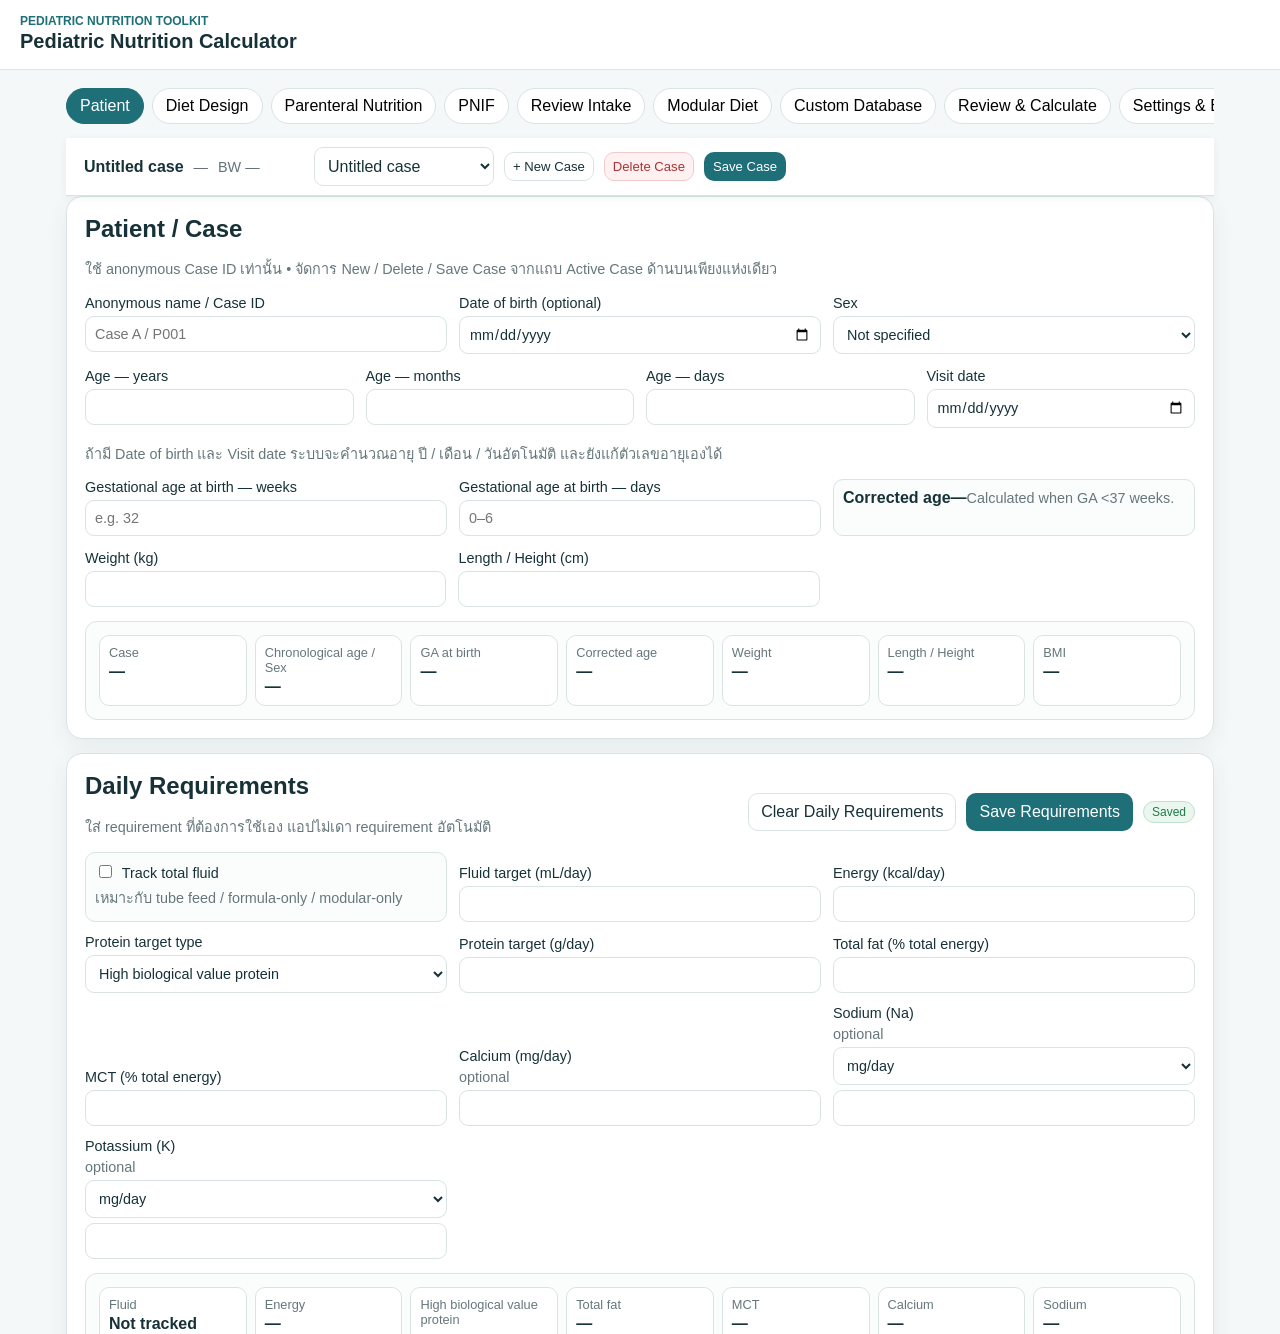
<file: index.html>
<!doctype html>
<html lang="th">
<head>
  <meta charset="utf-8" />
  <meta name="viewport" content="width=device-width, initial-scale=1, viewport-fit=cover" />
  <meta name="theme-color" content="#1f6f78" />
  <meta name="apple-mobile-web-app-capable" content="yes" />
  <meta name="apple-mobile-web-app-title" content="Ped Nutrition" />
  <link rel="manifest" href="manifest.webmanifest" />
  <link rel="apple-touch-icon" href="icons/icon-192.png" />
  <link rel="stylesheet" href="styles.css?v=0.4.141" />
  <title>Pediatric Nutrition Toolkit</title>
</head>
<body>
<header class="app-header">
  <div><div class="eyebrow">Pediatric Nutrition Toolkit</div><h1>Pediatric Nutrition Calculator</h1></div>
  <div class="header-actions">
    <button id="installBtn" class="secondary hidden">Install App</button>
  </div>
</header>
<main>
  <nav class="tabs">
    <button class="tab active" data-tab="patient">Patient</button>
    <button class="tab" data-tab="design">Diet Design</button>
    <button class="tab" data-tab="pn">Parenteral Nutrition</button>
    <button class="tab" data-tab="pnif">PNIF</button>
    <button class="tab" data-tab="review">Review Intake</button>
    <button class="tab" data-tab="modular">Modular Diet</button>
    <button class="tab" data-tab="foods">Custom Database</button>
    <button class="tab" data-tab="summary">Review & Calculate</button>
    <button class="tab" data-tab="data">Settings & Backup</button>
  </nav>
  <div id="activeCaseBar" class="active-case-bar">
    <div id="activeCaseSummary" class="active-case-summary"></div>
    <select id="globalCaseSelector" aria-label="Active patient / case"></select>
    <button id="globalNewCaseBtn" class="secondary small-btn" type="button">+ New Case</button>
    <button id="globalDeleteCaseBtn" class="danger small-btn" type="button">Delete Case</button>
    <button id="globalSaveCaseBtn" class="primary small-btn" type="button">Save Case</button>
    <span id="globalCaseSaveStatus" class="muted"></span>
  </div>

  <section id="tab-patient" class="tab-panel active">
    <div class="card patient-card">
      <div class="section-title-row"><div><h2>Patient / Case</h2><p class="muted">ใช้ anonymous Case ID เท่านั้น • จัดการ New / Delete / Save Case จากแถบ Active Case ด้านบนเพียงแห่งเดียว</p></div></div>
      <div class="grid-3 patient-main-grid">
        <label>Anonymous name / Case ID<input id="patientAlias" autocomplete="off" placeholder="Case A / P001" /></label>
        <label>Date of birth (optional)<input id="patientDob" type="date" /></label>
        <label>Sex<select id="patientSex"><option value="">Not specified</option><option value="male">Male</option><option value="female">Female</option></select></label>
      </div>
      <div class="grid-4 top-gap patient-age-grid">
        <label>Age — years<input id="patientAgeYears" type="number" min="0" step="1" /></label>
        <label>Age — months<input id="patientAgeMonths" type="number" min="0" max="11" step="1" /></label>
        <label>Age — days<input id="patientAgeDays" type="number" min="0" max="31" step="1" /></label>
        <label>Visit date<input id="patientVisitDate" type="date" /></label>
      </div>
      <p class="muted compact-note">ถ้ามี Date of birth และ Visit date ระบบจะคำนวณอายุ ปี / เดือน / วันอัตโนมัติ และยังแก้ตัวเลขอายุเองได้</p>
      <div class="grid-3 top-gap patient-ga-grid">
        <label>Gestational age at birth — weeks<input id="patientGaWeeks" type="number" min="20" max="45" step="1" placeholder="e.g. 32" /></label>
        <label>Gestational age at birth — days<input id="patientGaDays" type="number" min="0" max="6" step="1" placeholder="0–6" /></label>
        <div class="check-card patient-corrected-card"><span><strong>Corrected age</strong></span><b id="patientCorrectedAgeInline">—</b><small class="muted">Calculated when GA &lt;37 weeks.</small></div>
      </div>
      <div class="grid-3 top-gap patient-anthro-grid">
        <label>Weight (kg)<input id="patientWeight" type="number" min="0" step="0.01" /></label>
        <label>Length / Height (cm)<input id="patientHeight" type="number" min="0" step="0.1" /></label>
      </div>
      <div id="patientSummary" class="summary-box top-gap"></div>
    </div>

    <div class="card requirements-card">
      <div class="section-title-row"><div><h2>Daily Requirements</h2><p class="muted">ใส่ requirement ที่ต้องการใช้เอง แอปไม่เดา requirement อัตโนมัติ</p></div><div class="inline-actions"><button id="clearRequirementsBtn" class="secondary">Clear Daily Requirements</button><button id="saveRequirementsBtn" class="primary">Save Requirements</button><span id="requirementsSaveStatus" class="muted"></span></div></div>
      <div class="grid-3 requirements-grid">
        <label class="check-card fluid-track-card"><span><input id="trackFluid" type="checkbox" style="width:auto;margin-right:6px" /> Track total fluid</span><small class="muted">เหมาะกับ tube feed / formula-only / modular-only</small></label>
        <label>Fluid target (mL/day)<input id="reqFluid" type="number" min="0" step="1" /></label>
        <label>Energy (kcal/day)<input id="reqEnergy" type="number" min="0" step="1" /></label>
        <label>Protein target type<select id="reqProteinMode"><option value="counted">High biological value protein</option><option value="total">Total protein</option></select></label><label>Protein target (g/day)<input id="reqProtein" type="number" min="0" step="0.1" /></label>
        <label>Total fat (% total energy)<input id="reqFatPct" type="number" min="0" max="100" step="0.1" /></label>
        <label>MCT (% total energy)<input id="reqMctPct" type="number" min="0" max="100" step="0.1" /></label>
        <label>Calcium (mg/day) <span class="muted">optional</span><input id="reqCalcium" type="number" min="0" step="1" /></label>
        <label>Sodium (Na) <span class="muted">optional</span><select id="reqSodiumUnit"><option value="mg_day">mg/day</option><option value="meq100">mEq/100 kcal/day (Holliday–Segar)</option></select><input id="reqSodium" type="number" min="0" step="0.1" /></label>
        <label>Potassium (K) <span class="muted">optional</span><select id="reqPotassiumUnit"><option value="mg_day">mg/day</option><option value="meq100">mEq/100 kcal/day (Holliday–Segar)</option></select><input id="reqPotassium" type="number" min="0" step="0.1" /></label>
      </div>
      <div id="requirementSummary" class="summary-box top-gap"></div>
    </div>
  </section>


  <section id="tab-design" class="tab-panel">
    <div class="card">
      <div class="section-title-row"><div><h2>Diet Design / Nutrition Prescription</h2><p class="muted">ออกแบบสิ่งที่สั่งให้รับประทาน แยกจาก actual intake • ทุกค่าปรับเองได้ • คำนวณจาก Custom Database เท่านั้น</p></div><div class="inline-actions"><button id="copyFullDietOrderBtn" class="secondary">Copy Full Diet Order</button><button id="cancelDesignBtn" class="secondary">Cancel changes</button><button id="clearDesignBtn" class="secondary">Clear Diet Design</button><button id="saveDesignBtn" class="primary">Save Diet Design</button><span id="designCopyStatus" class="muted"></span><span id="designSaveStatus" class="muted"></span></div></div>
      <div id="designTargetGapBar" class="target-gap-bar" aria-live="polite"></div>
      <div class="auto-design-box top-gap">
        <div class="section-title-row"><div><h3>Auto Prescription Draft</h3><p class="muted">เลือก source ที่ต้องการใช้จากตรงนี้ก่อน Generate/Recalculate • ลำดับ Modular Diet: formula/milk โดยดู Ca ก่อน (ไม่เกิน protein/concentration) → protein ที่เหลือ → MCT → LCT → CHO → Ca/Na/K → ± trace element • % energy เป็นค่าเริ่มต้นและระบบปรับสัดส่วน source ได้ • Auto = ระบบปรับได้ • แก้ Amount เอง → Manual • Manual/Locked จะไม่ถูก Recalculate • Maximum / Rounding ยังมีผล</p></div><div class="inline-actions"><button id="autoBuildPrescriptionBtn" class="primary">Generate optimized draft</button><button id="autoCalculateDesignBtn" class="secondary">Optimize Again</button><button id="calculateCurrentDesignBtn" class="secondary">Calculate Intake</button><button id="setAllDesignAutoBtn" class="secondary">Set all to Auto</button></div></div>
        <div class="auto-source-picker">
          <strong>Use in prescription draft</strong>
          <label class="switch-line"><input id="designDietEnabled" type="checkbox" /> Diet</label>
          <label class="switch-line"><input id="designFormulaEnabled" type="checkbox" /> Milk / Formula</label>
          <label class="switch-line"><input id="designModularEnabled" type="checkbox" /> Modular Diet</label>
        </div>
        <div class="grid-3">
          <label>Diet (% energy)<input id="designDietPct" type="number" min="0" max="100" step="0.1" /></label>
          <label>Milk / Formula (% energy)<input id="designFormulaPct" type="number" min="0" max="100" step="0.1" /></label>
          <label>Modular (% energy)<input id="designModularPct" type="number" min="0" max="100" step="0.1" /></label>
        </div>
        <div class="grid-3 top-gap">
          <label>Diet fat (% of Diet energy) <span class="muted">optional</span><input id="designDietFatPct" type="number" min="0" max="100" step="0.1" placeholder="e.g. 30" /></label>
          <label>Modular fat (% of Modular energy) <span class="muted">optional</span><input id="designModularFatPct" type="number" min="0" max="100" step="0.1" placeholder="e.g. 35" /></label>
          <div></div>
        </div>
        <p class="muted"><strong id="designAllocationTotal">Total 0%</strong> • Allocation เป็นค่าเริ่มต้น ไม่ใช่ข้อบังคับ • Diet fat / Modular fat เป็น optional target ของ fat kcal ภายใน source นั้น โดยใช้ LCT×9 + MCT×8.3 • Auto สามารถปรับ % Diet / Milk-Formula / Modular เพื่อให้ Energy และ Protein ใกล้ target ที่สุด • Fat รวมเป้าหมาย ±5% • Minerals เป็นลำดับถัดไป • หลังแก้เองใช้ “Calculate Intake” ซึ่งจะไม่เปลี่ยนปริมาณหรือ rebalance สูตร</p>

      </div>
    </div>

    <div class="card design-recheck-card">
      <div class="section-title-row"><div><h2>Nutrient Recheck</h2><p class="muted">Calculate Intake = ตรวจ nutrient จาก prescription ปัจจุบันเท่านั้น ไม่เปลี่ยน amount, rounding หรือสูตร • Optimize Again เท่านั้นที่อนุญาตให้ระบบปรับสูตร</p></div><button id="refreshDesignRecheckBtn" class="primary">Calculate Intake</button></div>
      <div id="designQuickEditor" class="design-quick-editor"></div>
      <div id="designRecheck"></div>
    </div>
    <div class="design-mobile-actionbar" aria-label="Diet Design actions"><button id="mobileCalculateIntakeBtn" class="primary">Calculate Intake</button><button id="mobileOptimizeAgainBtn" class="secondary">Optimize Again</button><span id="mobileDesignCalcStatus" class="muted"></span></div>

    <div class="card">
      <div class="section-title-row"><div><h2>1. Diet</h2><p class="muted">Amount คือปริมาณจริง • Rounding เลือกทีละ 1 / ทีละ 5 / ทศนิยม 1 ตำแหน่ง • Lock = ห้าม Auto เปลี่ยน • Maximum เป็นเพดาน optional</p></div><div class="inline-actions"><button id="copyDietOrderBtn" class="secondary">Copy Diet Order</button><button id="addDesignDietBtn" class="secondary">+ Add food</button><button id="clearDesignDietBtn" class="secondary">Clear Diet</button></div></div>
      <div id="designDietRows"></div>
      <div id="dietDesignSummary" class="summary-box top-gap"></div>
    </div>

    <div class="card">
      <div class="section-title-row"><div><h2>2. Milk / Formula</h2><p class="muted">ใช้ mL หรือกล่อง 180/200/225 mL • รองรับ fortified milk/formula ด้วย maltodextrin, oil, whey, casein หรือรายการอื่นจาก Custom DB</p></div><div class="inline-actions"><button id="copyFormulaOrderBtn" class="secondary">Copy Milk/Formula Order</button><button id="addFormulaPlanBtn" class="secondary">+ Add milk/formula</button><button id="clearDesignFormulaBtn" class="secondary">Clear Milk/Formula</button></div></div>
      <div id="formulaPlanRows"></div>
      <div id="formulaDesignSummary" class="summary-box top-gap"></div>
    </div>

    <div class="card">
      <div class="section-title-row"><div><h2>3. Modular Diet Builder</h2><p class="muted">เลือกส่วนประกอบและจำนวนจริง • เติมน้ำจนครบ final volume • กำหนด mL/feed × feeds/day</p></div><div class="inline-actions"><button id="copyModularOrderBtn" class="secondary">Copy Modular Order</button><button id="clearDesignModularBtn" class="secondary">Clear Modular</button></div></div>
      <div class="grid-3">
        <label>Recipe name<input id="designModName" /></label>
        <label>เติมน้ำจนครบ / Final volume (mL)<input id="designModFinalVolume" type="number" min="0" step="1" /></label>
        
        <label>Volume per feed (mL)<input id="designModFeedVolume" type="number" min="0" step="1" /></label>
        <label>Feeds/day<input id="designModFeeds" type="number" min="0" step="1" /></label>
        <label>Route<select id="designModRoute"><option value="oral">Oral</option><option value="tube">Tube feeding</option></select></label>
        <label>Daily prescribed volume<input id="designModDailyVolume" disabled /></label>
      </div>
      <div class="section-title-row top-gap"><div><h3>Components by nutrient role</h3><p class="muted">เลือก source ในแต่ละ role ก่อน แล้วใช้ Calculate modular sequence: formula/milk → remaining protein → MCT → LCT → CHO → Ca/Na/K. Tube feeding จะเตือน rice concentration >8 g/100 mL และ Auto rice จำกัดไม่เกิน 9 g/100 mL</p></div><div class="inline-actions"><button id="calculateModularSequenceBtn" class="primary">Calculate modular sequence</button><button id="prepareModularTemplateBtn" class="secondary">Prepare component template</button><button id="addDesignModCompBtn" class="secondary">+ Add other</button></div></div>
      <div id="designModComponents"></div>
      <div class="actions"><button id="sendDesignToDailyModularBtn" class="secondary">Send to Daily Modular Diet</button></div>
      <div id="modularDesignSummary" class="summary-box top-gap"></div>
    </div>

    <div class="card">
      <h2>4. Fluid (optional)</h2>
      <p class="muted">ใช้เมื่อ Track total fluid เปิดใน Patient Profile; Diet และน้ำดื่มอิสระจะไม่ถูกสมมติอัตโนมัติ</p>
      <div class="grid-3"><label>Free water / flush (mL/day)<input id="designFreeWater" type="number" min="0" step="1" /></label><label>Other recorded fluid (mL/day)<input id="designOtherFluid" type="number" min="0" step="1" /></label></div>
    </div>


  </section>


  <section id="tab-pn" class="tab-panel">
    <div class="card"><div class="section-title-row"><div><h2>Parenteral Nutrition</h2><p class="muted">PN patient data are independent from the Patient tab • guideline-assisted calculator • clinician-entered targets • pharmacy/order recheck</p></div><div class="inline-actions"><button id="pnSaveBtn" class="primary">Save PN</button><span id="pnSaveStatus" class="muted"></span></div></div>
      <div class="grid-4 top-gap">
        <label>PN case<select id="pnCaseSelector"></select></label>
        <label>Anonymous name / ID<input id="pnCaseId" autocomplete="off" placeholder="e.g. NICU-012" /></label>
        <div class="inline-actions pn-case-actions"><button id="pnNewCaseBtn" class="secondary" type="button">New case</button><button id="pnDeleteCaseBtn" class="danger" type="button">Delete case</button><button id="pnClearBtn" class="secondary" type="button">Clear boxes</button><button id="pnCopyRequirementsBtn" class="secondary" type="button">Copy Requirements</button><button id="pnCopyMixedBtn" class="secondary" type="button">Copy Mixed TPN Order</button><button id="pnCopyFullBtn" class="primary" type="button">Copy Full PN Order</button><span id="pnCopyStatus" class="muted"></span></div>
      </div>
      <div class="grid-5 top-gap">
        <label>Term / Preterm<select id="pnBirthStatus"><option value="term">Term</option><option value="preterm">Preterm</option></select></label>
        <label>Age — years<input id="pnAgeYears" type="number" min="0" step="1" inputmode="numeric" /></label>
        <label>Age — months<input id="pnAgeMonths" type="number" min="0" max="11" step="1" inputmode="numeric" /></label>
        <label>Age — days<input id="pnAgeDays" type="number" min="0" max="30" step="1" inputmode="numeric" /></label>
        <label>Weight (kg)<input id="pnWeight" type="number" min="0" step="0.01" inputmode="decimal" /></label>
      </div>
      <p class="muted top-gap">These fields are stored inside the PN tab and are not linked to age, gestational age, or weight in the Patient tab.</p>
      <div id="pnPatientSummary" class="summary-box top-gap"></div></div>

    <div class="card">
      <div class="section-title-row"><div><h2>1. PN Requirements</h2><p class="muted">Guideline values are references/limits. Prescription targets remain clinician-entered.</p></div></div>
      <div class="pn-req-grid pn-req-grid-top">
        <label>Clinical phase<select id="pnPhase"><option value="acute">Acute</option><option value="stable">Stable</option><option value="recovery">Recovery</option></select></label>
        <label>Neonatal fluid phase<select id="pnNeonatalPhase"><option value="auto">Auto</option><option value="phase1">Phase 1</option><option value="phase2">Phase 2</option><option value="phase3">Phase 3</option></select></label>
        <label>Venous access<select id="pnVenousAccess"><option value="central">Central line</option><option value="peripheral">Peripheral line</option></select></label>
        <label>Total fluid target (mL/day)<small id="pnRefFluid" class="muted"></small><input id="pnFluidMl" type="number" min="0" step="1" /></label>
      </div>
      <div class="pn-req-grid top-gap">
        <label>Energy (kcal/kg/day)<small id="pnRefEnergy" class="muted"></small><input id="pnReqEnergy" type="number" min="0" step="0.1" /></label>
        <label>Amino acid (g/kg/day)<small id="pnRefProtein" class="muted"></small><input id="pnReqProtein" type="number" min="0" step="0.1" /></label>
        <label>Prescribed ILE dose (g/kg/day)<small id="pnRefFat" class="muted"></small><input id="pnReqFat" type="number" min="0" step="0.1" /></label>
        <label>Dextrose input mode<select id="pnDexMode"><option value="gir">GIR (mg/kg/min)</option><option value="gkg">Dextrose (g/kg/day)</option><option value="percent">Final main TPN glucose (%)</option></select></label>
        <label>GIR (mg/kg/min)<small id="pnRefGir" class="muted"></small><input id="pnReqGir" type="number" min="0" step="0.01" /></label>
        <label>Dextrose (g/kg/day)<small id="pnDexGkgHint" class="muted">Calculated from selected dextrose input</small><input id="pnReqDexGkg" type="number" min="0" step="0.01" /></label>
        <label>Final main TPN glucose (%)<small id="pnDexPctHint" class="muted">Calculated from selected dextrose input</small><input id="pnReqDexPct" type="number" min="0" step="0.01" /></label>
        <label>Na input unit<select id="pnNaUnit"><option value="mmolkg">mmol/kg/day</option><option value="meq100">mEq/100 kcal/day (Holliday–Segar)</option></select></label>
        <label>Na requirement<small id="pnRefNa" class="muted"></small><input id="pnReqNa" type="number" min="0" step="0.01" /></label>
        <label>K input unit<select id="pnKUnit"><option value="mmolkg">mmol/kg/day</option><option value="meq100">mEq/100 kcal/day (Holliday–Segar)</option></select></label>
        <label>K requirement<small id="pnRefK" class="muted"></small><input id="pnReqK" type="number" min="0" step="0.01" /></label>
                <label>Ca (mmol/kg/day)<small id="pnRefCa" class="muted"></small><input id="pnReqCa" type="number" min="0" step="0.01" /></label>
        <label>P (mmol/kg/day)<small id="pnRefP" class="muted"></small><input id="pnReqP" type="number" min="0" step="0.01" /></label>
        <label>Mg (mmol/kg/day)<small id="pnRefMg" class="muted"></small><input id="pnReqMg" type="number" min="0" step="0.01" /></label>
        <label>Zinc (mcg/kg/day)<small id="pnRefZinc" class="muted"></small><input id="pnReqZinc" type="number" min="0" step="1" /></label>
      </div>
      <div id="pnElectrolyteEquivalent" class="muted top-gap"></div>
    </div>

    <div class="card">
      <div class="section-title-row"><div><h2>2. ILE + Vitamins — 24-hour infusion</h2><p class="muted">ILE and selected vitamins are infused together over 24 h, separate from the main TPN bag, and do not use TPN factor.</p></div></div>
      <div class="grid-3">
        <label>ILE product<select id="pnIleProduct"><option value="intralipid">Intralipid 20%</option><option value="lipofundin">Lipofundin MCT/LCT 20%</option><option value="clinoleic">ClinOleic 20%</option><option value="smoflipid">SMOFlipid 20%</option><option value="lipidem">Lipidem 20%</option></select></label>
        <label>Vitamin selection<select id="pnVitaminMode"><option value="none">None</option><option value="infant_soluvit">Vitalipid N Infant + Soluvit N</option><option value="adult_soluvit">Vitalipid N Adult + Soluvit N</option><option value="cernevit">Cernevit alone</option><option value="vitalipid_infant">Vitalipid N Infant only</option><option value="vitalipid_adult">Vitalipid N Adult only</option><option value="soluvit">Soluvit N only</option></select></label>
        <label>ILE volume rounding<select id="pnIleRounding"><option value="1">1 mL</option><option value="0.5">0.5 mL</option><option value="0.1">0.1 mL</option><option value="0.01">0.01 mL</option></select></label>
        <label>Vitamin volume rounding<select id="pnVitaminRounding"><option value="1">1 mL</option><option value="0.5">0.5 mL</option><option value="0.1">0.1 mL</option><option value="0.01">0.01 mL</option></select></label>
        <div class="metric">ILE volume after rounding<b id="pnIleVolume">—</b></div>
        <div class="metric">Vitamin volume after rounding<b id="pnVitaminVolume">—</b></div>
        <div class="metric">ILE + vitamins total volume<b id="pnIleVitPlanned">—</b></div>
        <div class="metric">24-hour infusion rate (rounded)<b id="pnIleVitSuggestedRate">—</b></div>
      </div>
      <div id="pnVitaminWarning" class="top-gap"></div>
    </div>

    <div class="card">
      <div class="section-title-row"><div><h2>3. Main TPN Volume & Factor</h2><p class="muted">Available main TPN fluid = total fluid target − ILE+vitamin volume. Enter prescribed main TPN rate and the total volume pharmacy will mix; the app calculates the TPN factor.</p></div><div class="inline-actions"><button id="pnCalculateBtn" class="primary">Recalculate pharmacy order</button></div></div>
      <div class="grid-4">
        <div class="metric">Fluid available for main TPN<b id="pnMainAvailable">—</b></div>
        <div class="metric">Calculated TPN rate<b id="pnCalculatedRate">—</b></div>
        <label>Prescribed TPN rate (mL/hr)<input id="pnRate" type="number" min="0" step="0.1" /></label>
        <label>Mixed TPN volume (mL)<input id="pnMixedVolume" type="number" min="0" step="0.1" /></label>
        <div class="metric">Actually infused main TPN<b id="pnActualVolume">—</b></div>
        <div class="metric">TPN Factor = mixed ÷ actual<b id="pnFactorDisplay">—</b></div>
      </div>
    </div>

    <div class="card">
      <div class="section-title-row"><div><h2>4. Parenteral Components / PN Products</h2><p class="muted">Actual delivered volume is calculated directly from requirement × PN weight ÷ product concentration. Mixed = actual delivered × TPN factor. Sterile water is q.s. separately to actual or mixed main TPN volume.</p></div></div>
      <div class="grid-3">
        <label>Amino acid product<select id="pnAaProduct"><option value="aminoven">10% Aminoven Infant — 0.10 g/mL</option><option value="amiparen">10% Amiparen — 0.10 g/mL</option><option value="aminoplasmal15">15% Aminoplasmal — 0.15 g/mL</option></select></label>
        <label>Phosphate source<select id="pnPhosProduct"><option value="glycophos">Sodium glycerophosphate — P 1 mmol/mL + Na 2 mEq/mL</option><option value="k2hpo4">8.7% K2HPO4 — P 0.5 mmol/mL + K 1 mEq/mL</option></select></label>
        <label>Trace element<select id="pnTraceProduct"><option value="none">None</option><option value="peditrace">Peditrace</option><option value="addamel">Addamel N</option></select></label>
        <div class="metric">Remaining Na after phosphate<b id="pnRemainingNa">—</b></div>
        <label>Na via 3% NaCl (mEq/kg/day)<input id="pnNaClAlloc" type="number" min="0" step="0.01" /></label>
        <label>Na via 24.6% Na acetate (mEq/kg/day)<input id="pnNaAcAlloc" type="number" min="0" step="0.01" /></label>
        <div class="metric">Remaining K after phosphate<b id="pnRemainingK">—</b></div>
        <label>K via 15% KCl (mEq/kg/day)<input id="pnKClAlloc" type="number" min="0" step="0.01" /></label>
        <label>K via 29.4% K acetate (mEq/kg/day)<input id="pnKAcAlloc" type="number" min="0" step="0.01" /></label>
        <label>Heparin (unit/mL main TPN bag)<input id="pnHeparinUnitMl" type="number" min="0" step="0.1" placeholder="0.5–1" /></label>
      </div>
      <div id="pnAllocationWarning" class="top-gap"></div>
      <div class="table-wrap top-gap"><table class="design-recheck-table"><thead><tr><th>Component</th><th>Mixed</th><th>Actual delivered</th><th>Product / concentration</th><th>Rounding</th><th>Factor</th></tr></thead><tbody id="pnProductRows"></tbody></table></div>
      <p id="pnProductRoundingNote" class="muted top-gap"></p>
    </div>

    <div class="card">
      <div class="section-title-row"><div><h2>5. PN Recheck</h2><p class="muted">Recalculate actual nutrients delivered to the patient from the final mixed TPN order and TPN factor.</p></div><div class="inline-actions"><button id="pnRefreshBtn" class="secondary">Refresh recheck</button></div></div>
      <div class="grid-3"><label>TPN osmolarity (mOsm/L)<input id="pnOsmolarity" type="number" min="0" step="1" placeholder="Calculated automatically" /></label></div>
      <label id="pnPeripheralOverrideWrap" class="check-card top-gap"><span><input id="pnPeripheralOverride" type="checkbox" style="width:auto;margin-right:6px" /> Reviewed and accepted for peripheral administration above 900 mOsm/L</span><small class="muted">900 mOsm/L is a soft review threshold, not a hard stop.</small></label>
      <div id="pnRecheck" class="top-gap"></div>
    </div>
  </section>


  <section id="tab-pnif" class="tab-panel">
    <div class="card">
      <div class="section-title-row"><div><h2>Paste PNIF from ChatGPT</h2><p class="muted">แยก import ระหว่าง 24-hour recall และ modular recipe</p></div><button id="loadExampleBtn" class="secondary">Load example</button></div><div class="pnif-mode-switch"><label><input type="radio" name="pnifMode" value="24hr" checked> 24-hour Recall</label><label><input type="radio" name="pnifMode" value="modular"> PNIF for Modular Diet</label></div>
      <textarea id="pnifInput" rows="14" placeholder="วาง PNIF JSON ที่นี่"></textarea>
      <div class="actions"><button id="importPnifBtn" class="primary">Import</button><button id="clearPnifBtn" class="secondary">Clear</button></div>
      <div id="pnifStatus" class="status"></div>
    </div>
  </section>

  <section id="tab-review" class="tab-panel">
    <div class="card">
      <div class="section-title-row">
        <div><h2>Review Intake</h2><p class="muted">คำนวณจาก ingredient เป็นหลัก • รายการที่ match ได้จะไม่ต้องเปิดแก้ • กด Edit เฉพาะ Needs review</p></div><div class="inline-actions"><button id="clearEncounterIntakeBtn" class="danger">Clear intake</button><button id="cancelReviewBtn" class="secondary">Cancel changes</button><button id="saveReviewBtn" class="primary">Save Review Intake</button><span id="reviewSaveStatus" class="muted"></span></div>
        <div class="inline-actions"><button id="reviewDuplicatesBtn" class="secondary" type="button">ตรวจรายการซ้ำ</button><button id="needsReviewBtn" class="secondary">Needs review only: Off</button><button id="addMealBtn" class="primary">+ Add food</button></div>
      </div>
      <div id="reviewSummary" class="review-summary"></div>
      <div id="reviewDuplicatesPanel" class="duplicate-review-panel hidden" aria-live="polite"></div>
      <div id="reviewWarnings"></div>
      <div id="mealsContainer"></div>
    </div>
  </section>

  <section id="tab-modular" class="tab-panel">
    <div class="card">
      <div class="section-title-row"><div><h2>Daily Modular Recipe</h2><p class="muted">PNIF modular components จะเข้าหน้านี้อัตโนมัติ • แสดง compact บนมือถือ และเปิดแก้เฉพาะที่จำเป็น</p></div><div class="inline-actions"><button id="clearModularOnlyBtn" class="danger">Clear modular</button><button id="cancelModularBtn" class="secondary">Cancel changes</button><button id="saveModularBtn" class="primary">Save Modular Diet</button><span id="modularSaveStatus" class="muted"></span></div></div>
      <div class="grid-2 modular-head-grid"><label>Recipe name<input id="modName" /></label><label>Final volume (mL)<input id="modFinalVolume" type="number" min="0" step="1" /></label></div>
      <div class="section-title-row top-gap"><h3>Components</h3><button id="addModComponentBtn" class="secondary">+ Add component</button></div>
      <div id="modComponents"></div>
      <div id="modRecipeSummary" class="summary-box top-gap"></div>
      <div class="section-title-row top-gap"><div><h3>Intake volume</h3><p class="muted">กรอกยอดรวมทั้งวัน หรือแยกตามเวลาได้</p></div><button id="addFeedBtn" class="secondary">+ Add time</button></div><div class="grid-3 modular-intake-mode"><label>Entry mode<select id="modFeedMode"><option value="daily">Total per day</option><option value="schedule">By time</option></select></label><label id="modDailyPresWrap">Prescribed total (mL/day)<input id="modDailyPrescribed" type="number" min="0" step="1"></label><label id="modDailyActualWrap">Actual consumed (mL/day)<input id="modDailyActual" type="number" min="0" step="1"></label></div><div id="feedSchedule"></div>
      <div id="feedSummary" class="summary-box top-gap"></div>
    </div>
  </section>

  <section id="tab-foods" class="tab-panel">
    <div class="card">
      <div class="section-title-row">
        <div><h2>Custom Database</h2><p class="muted">กด + Add item ที่มุมขวาบนเพื่อเพิ่มรายการใหม่ • เพิ่ม/แก้ Food, Formula, Modular และ Medication/Mineral ได้ • Unit aliases: ชต.=ช้อนโต๊ะ, ชช.=ช้อนชา, cc=mL, กรัม=g • Formula เพิ่ม standard/min/max kcal/oz เพื่อใช้เป็น concentration constraint • Na, K, Ca, Mg, P เก็บเป็น mg ต่อ basis ที่กำหนด • Food ใช้ Food group คอลัมน์เดียวสำหรับ counted protein + age-based Diet Generate</p></div>
        <div class="inline-actions"><button id="addFoodDbBtn" class="primary">+ Add item</button><button id="cancelFoodDbBtn" class="secondary">Cancel changes</button><button id="saveFoodDbBtn" class="primary">Save Custom Database</button><span id="foodDbSaveStatus" class="muted"></span></div>
      </div>
      <div class="db-toolbar">
        <label>Filter<select id="dbTypeFilter"><option value="all">All</option><option value="food">Food</option><option value="formula">Medical formula</option><option value="modular">Modular component</option><option value="medication">Medication / mineral</option></select></label>
        <label>Search<input id="dbSearch" placeholder="ชื่ออาหาร/สูตร" /></label>
      </div>
      <datalist id="dbUnitOptions"><option value="g"><option value="mL"><option value="cc"><option value="portion"><option value="ทัพพี"><option value="ถ้วยตวง"><option value="ช้อนโต๊ะ"><option value="ชต."><option value="ช้อนชา"><option value="ชช."><option value="ฟอง"><option value="ชิ้น"><option value="ผล"><option value="แผ่น"><option value="scoop"><option value="เม็ด"><option value="ซอง"><option value="ขวด"><option value="ampule"><option value="mL"><option value="g"></datalist>
      <div id="foodDbTopScroll" class="food-db-top-scroll" aria-label="เลื่อนตาราง Custom Database ซ้ายขวา"><div id="foodDbTopScrollInner"></div></div>
      <div id="foodDbTableWrap" class="table-wrap food-db-table-wrap"><table><thead><tr><th>Type</th><th>Name + actions</th><th>Basis</th><th>g/scoop</th><th>Standard kcal/oz</th><th>Min kcal/oz</th><th>Max kcal/oz</th><th>Food group</th><th>kcal</th><th>Protein</th><th>LCT / %total fat</th><th>MCT</th><th>CHO</th><th>Ca (mg)</th><th>Mg (mg)</th><th>P (mg)</th><th>Na (mg)</th><th>K (mg)</th><th>Fe</th><th>Zn</th><th>Source</th></tr></thead><tbody id="foodDbBody"></tbody></table></div>
    </div>
  </section>

  <section id="tab-summary" class="tab-panel">
    <div class="card">
      <div class="section-title-row"><div><h2>Nutrient Summary</h2><p class="muted">คำนวณเฉพาะข้อมูลที่มีเพียงพอ ไม่สมมติ portion ที่ไม่ได้รายงาน</p></div><button id="calculateBtn" class="primary">Calculate</button></div>
      <div id="nutrientSummary" class="summary-box"></div>
      <div id="unmatchedList"></div>
    </div>
<div class="card">
      <div class="section-title-row">
        <div><h2>Calculation Detail</h2><p class="muted">แสดงรายการที่ถูกนำไปคำนวณจริง พร้อม Custom Database item ที่อ้างอิง เพื่อให้ตรวจคำนวณซ้ำด้วยมือได้</p></div>
        <button id="refreshCalcDetailBtn" class="primary">Refresh detail</button>
      </div>
      <h3 class="top-gap">1. Food + Formula / Review Intake</h3>
      <p class="muted">รวม food, formula และ Custom modular-component ที่ถูกใช้ใน Review Intake; ถ้าเมนูคำนวณจาก ingredients จะแสดงแต่ละ ingredient เป็นคนละแถว และ formula จะแสดง derived powder g เมื่อมี kcal/oz + volume.</p>
      <div class="table-wrap calc-detail-wrap"><table class="calc-detail-table"><thead><tr><th>Time / Menu</th><th>Calculated item</th><th>Custom DB reference</th><th>Amount used</th><th>Energy (kcal)</th><th>Total protein (g)</th><th>Fat (g)</th><th>Ca (mg)</th><th>Na (mg / mEq)</th><th>K (mg / mEq)</th><th>Iron (mg)</th><th>Zinc (mg)</th></tr></thead><tbody id="foodCalcDetailBody"></tbody><tfoot id="foodCalcDetailFoot"></tfoot></table></div>
      <h3 class="top-gap">2. From Daily Modular Diet</h3>
      <p id="modCalcBasisNote" class="muted"></p>
      <div class="table-wrap calc-detail-wrap"><table class="calc-detail-table"><thead><tr><th>Component</th><th>Custom DB reference</th><th>Recipe amount</th><th>Amount contributing to daily intake</th><th>Energy (kcal)</th><th>Total protein (g)</th><th>Fat (g)</th><th>Ca (mg)</th><th>Na (mg / mEq)</th><th>K (mg / mEq)</th><th>Iron (mg)</th><th>Zinc (mg)</th></tr></thead><tbody id="modCalcDetailBody"></tbody><tfoot id="modCalcDetailFoot"></tfoot></table></div>
      <div id="calcDetailWarnings" class="top-gap"></div>
    </div>
  
  </section>


  <section id="tab-data" class="tab-panel">
    <div class="card">
      <h2>App Settings</h2>
      <div class="grid-3">
        <label>Food source<select id="defaultSource" disabled><option value="Custom">Custom Database only</option></select></label>
      </div>
      <p class="muted">เวอร์ชันนี้คำนวณจาก Custom Database เท่านั้น เพื่อให้ผลลัพธ์ deterministic และไม่แสดง source ที่ยังไม่มี connector ใช้งานจริง.</p><hr><h2>Backup & Restore</h2><p class="muted">Backup เป็นไฟล์เดียวรวมข้อมูลจากทุก tab: Patient/Cases, Diet Design, PN, PNIF/Intake, Review Intake ที่บันทึกแล้ว, Modular Diet, Custom Database, Summary/Calculation data และ Settings. ข้อมูลทำงานใน browser ของอุปกรณ์นี้; Google Drive sync เตรียมไว้สำหรับระยะถัดไป.</p>
      <div class="actions"><button id="exportBtn" class="primary">Export full backup (.json)</button><label class="file-button secondary">Import full backup (.json)<input id="importBackupInput" type="file" accept="application/json" hidden /></label><button id="resetBtn" class="danger">Reset all local data...</button></div>
    </div>
  </section>
</main>
<footer><strong>PWA 0.4.141</strong> • persistent Custom DB • Custom-only calculation • food/formula/modular matching • editable conversion units <span id="updateStatus"></span></footer>
<script>
// Navigation fallback: tabs remain usable even if the main app has a runtime/init error.
(function(){
  function switchVisibleTab(name){
    document.querySelectorAll('.tab').forEach(function(b){b.classList.toggle('active',b.dataset.tab===name)});
    document.querySelectorAll('.tab-panel').forEach(function(p){p.classList.toggle('active',p.id==='tab-'+name)});
    var bar=document.getElementById('activeCaseBar'); if(bar) bar.classList.toggle('hidden',name==='pn');
  }
  document.addEventListener('click',function(e){
    var b=e.target.closest && e.target.closest('.tab[data-tab]'); if(!b)return;
    switchVisibleTab(b.dataset.tab);
    // Main app may not have initialized yet. Visible navigation must never depend on it.
    if(typeof window.showTab==='function' && window.__pedMainAppReady){
      try{window.showTab(b.dataset.tab)}catch(err){console.error('Main tab render failed',err)}
    }
  },true);
  window.__pedFallbackTab=switchVisibleTab;
})();
</script>
<script>
// v0.4.141: never fail silently. A startup/runtime error is shown without blocking controls.
window.addEventListener('error',function(e){
  console.error('PWA runtime error',e.error||e.message);
  var old=document.getElementById('runtimeErrorNotice'); if(old)return;
  var n=document.createElement('div'); n.id='runtimeErrorNotice'; n.setAttribute('role','alert');
  n.style.cssText='margin:8px 16px;padding:9px 11px;border:1px solid #e7b4b4;border-radius:10px;background:#fff4f4;color:#8b2525;font-size:.82rem';
  n.textContent='App error detected: '+(e.message||'unknown error')+'. Other tabs and saved data remain available.';
  var main=document.querySelector('main'); if(main) main.insertBefore(n,main.firstChild); else document.body.prepend(n);
});
</script>
<script src="app.js?v=0.4.141"></script>
</body>
</html>
</file>
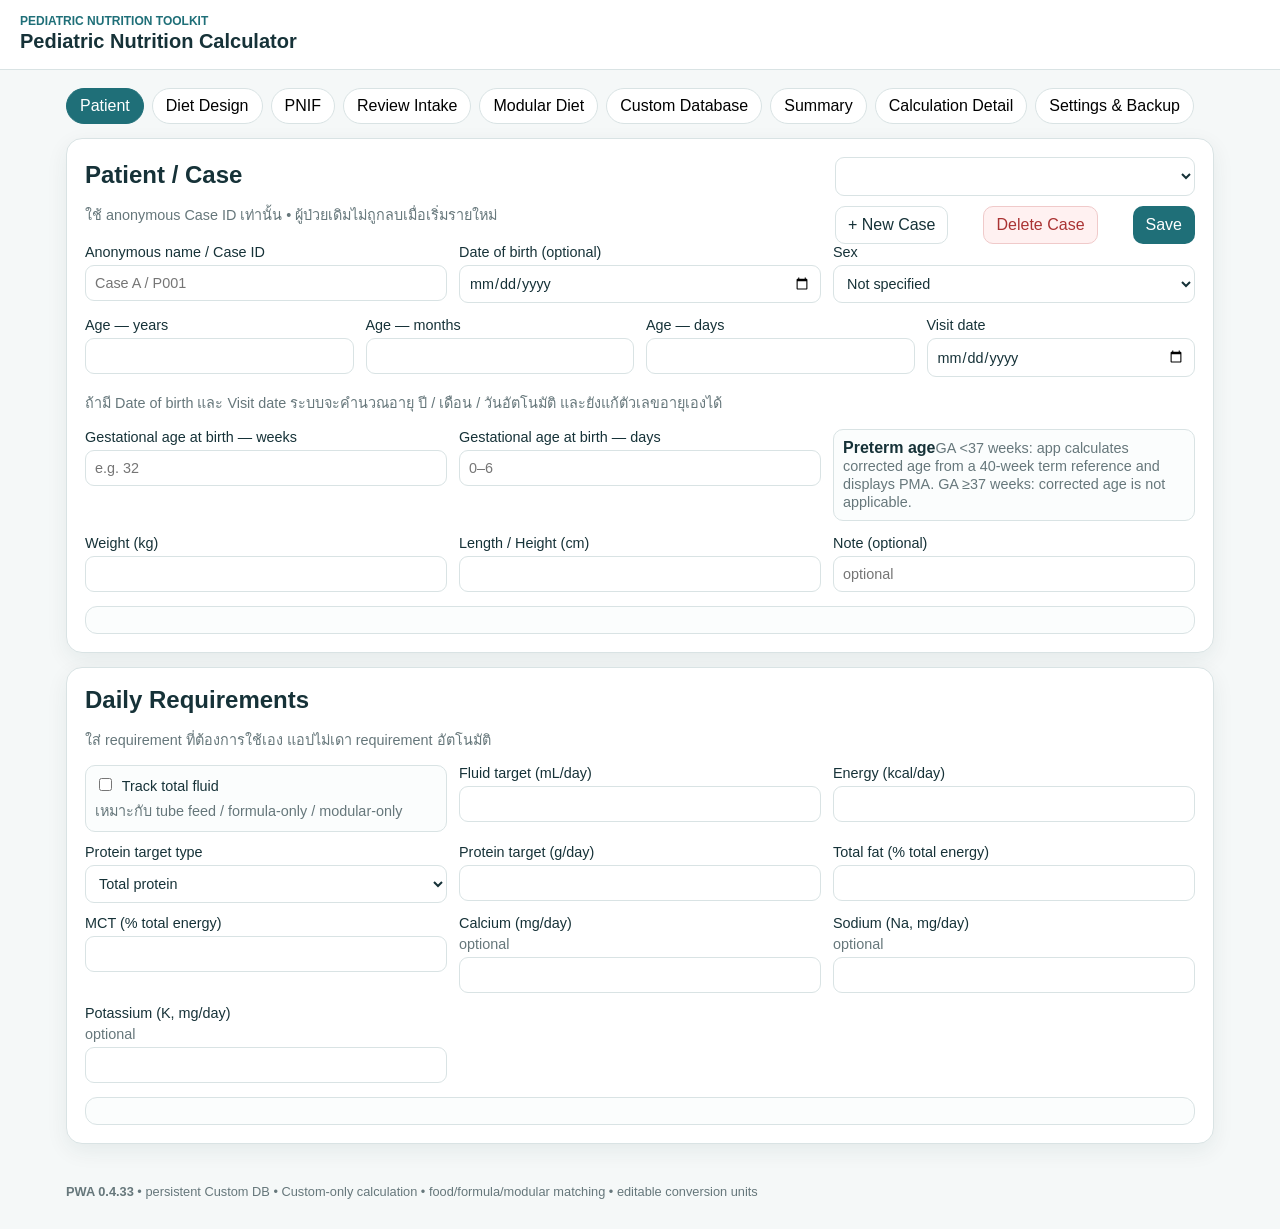
<file: pediatric_nutrition_pwa_0_4_33/index.html>
<!doctype html>
<html lang="th">
<head>
  <meta charset="utf-8" />
  <meta name="viewport" content="width=device-width, initial-scale=1, viewport-fit=cover" />
  <meta name="theme-color" content="#1f6f78" />
  <meta name="apple-mobile-web-app-capable" content="yes" />
  <meta name="apple-mobile-web-app-title" content="Ped Nutrition" />
  <link rel="manifest" href="manifest.webmanifest" />
  <link rel="apple-touch-icon" href="icons/icon-192.png" />
  <link rel="stylesheet" href="styles.css?v=0.4.33" />
  <title>Pediatric Nutrition Toolkit</title>
</head>
<body>
<header class="app-header">
  <div><div class="eyebrow">Pediatric Nutrition Toolkit</div><h1>Pediatric Nutrition Calculator</h1></div>
  <button id="installBtn" class="secondary hidden">Install App</button>
</header>
<main>
  <nav class="tabs">
    <button class="tab active" data-tab="patient">Patient</button>
    <button class="tab" data-tab="design">Diet Design</button>
    <button class="tab" data-tab="pnif">PNIF</button>
    <button class="tab" data-tab="review">Review Intake</button>
    <button class="tab" data-tab="modular">Modular Diet</button>
    <button class="tab" data-tab="foods">Custom Database</button>
    <button class="tab" data-tab="summary">Summary</button>
    <button class="tab" data-tab="calc">Calculation Detail</button>
    <button class="tab" data-tab="data">Settings & Backup</button>
  </nav>

  <section id="tab-patient" class="tab-panel active">
    <div class="card">
      <div class="section-title-row"><div><h2>Patient / Case</h2><p class="muted">ใช้ anonymous Case ID เท่านั้น • ผู้ป่วยเดิมไม่ถูกลบเมื่อเริ่มรายใหม่</p></div><div class="inline-actions"><select id="caseSelector" aria-label="Select case"></select><button id="newCaseBtn" class="secondary">+ New Case</button><button id="deleteCaseBtn" class="danger">Delete Case</button><button id="savePatientBtn" class="primary">Save</button></div></div>
      <div class="grid-3">
        <label>Anonymous name / Case ID<input id="patientAlias" autocomplete="off" placeholder="Case A / P001" /></label>
        <label>Date of birth (optional)<input id="patientDob" type="date" /></label>
        <label>Sex<select id="patientSex"><option value="">Not specified</option><option value="male">Male</option><option value="female">Female</option></select></label>
      </div>
      <div class="grid-4 top-gap">
        <label>Age — years<input id="patientAgeYears" type="number" min="0" step="1" /></label>
        <label>Age — months<input id="patientAgeMonths" type="number" min="0" max="11" step="1" /></label>
        <label>Age — days<input id="patientAgeDays" type="number" min="0" max="31" step="1" /></label>
        <label>Visit date<input id="patientVisitDate" type="date" /></label>
      </div>
      <p class="muted compact-note">ถ้ามี Date of birth และ Visit date ระบบจะคำนวณอายุ ปี / เดือน / วันอัตโนมัติ และยังแก้ตัวเลขอายุเองได้</p>
      <div class="grid-3 top-gap">
        <label>Gestational age at birth — weeks<input id="patientGaWeeks" type="number" min="20" max="45" step="1" placeholder="e.g. 32" /></label>
        <label>Gestational age at birth — days<input id="patientGaDays" type="number" min="0" max="6" step="1" placeholder="0–6" /></label>
        <div class="check-card"><span><strong>Preterm age</strong></span><small class="muted">GA &lt;37 weeks: app calculates corrected age from a 40-week term reference and displays PMA. GA ≥37 weeks: corrected age is not applicable.</small></div>
      </div>
      <div class="grid-3 top-gap">
        <label>Weight (kg)<input id="patientWeight" type="number" min="0" step="0.01" /></label>
        <label>Length / Height (cm)<input id="patientHeight" type="number" min="0" step="0.1" /></label>
        <label>Note (optional)<input id="patientNote" placeholder="optional" /></label>
      </div>
      <div id="patientSummary" class="summary-box top-gap"></div>
    </div>

    <div class="card">
      <h2>Daily Requirements</h2>
      <p class="muted">ใส่ requirement ที่ต้องการใช้เอง แอปไม่เดา requirement อัตโนมัติ</p>
      <div class="grid-3">
        <label class="check-card"><span><input id="trackFluid" type="checkbox" style="width:auto;margin-right:6px" /> Track total fluid</span><small class="muted">เหมาะกับ tube feed / formula-only / modular-only</small></label>
        <label>Fluid target (mL/day)<input id="reqFluid" type="number" min="0" step="1" /></label>
        <label>Energy (kcal/day)<input id="reqEnergy" type="number" min="0" step="1" /></label>
        <label>Protein target type<select id="reqProteinMode"><option value="total">Total protein</option><option value="counted">Meat + egg + milk + formula protein</option></select></label><label>Protein target (g/day)<input id="reqProtein" type="number" min="0" step="0.1" /></label>
        <label>Total fat (% total energy)<input id="reqFatPct" type="number" min="0" max="100" step="0.1" /></label>
        <label>MCT (% total energy)<input id="reqMctPct" type="number" min="0" max="100" step="0.1" /></label>
        <label>Calcium (mg/day) <span class="muted">optional</span><input id="reqCalcium" type="number" min="0" step="1" /></label>
        <label>Sodium (Na, mg/day) <span class="muted">optional</span><input id="reqSodium" type="number" min="0" step="1" /></label>
        <label>Potassium (K, mg/day) <span class="muted">optional</span><input id="reqPotassium" type="number" min="0" step="1" /></label>
      </div>
      <div id="requirementSummary" class="summary-box top-gap"></div>
    </div>
  </section>


  <section id="tab-design" class="tab-panel">
    <div class="card">
      <div class="section-title-row"><div><h2>Diet Design / Nutrition Prescription</h2><p class="muted">ออกแบบสิ่งที่สั่งให้รับประทาน แยกจาก actual intake • ทุกค่าปรับเองได้ • คำนวณจาก Custom Database เท่านั้น</p></div><div class="inline-actions"><button id="cancelDesignBtn" class="secondary">Cancel changes</button><button id="saveDesignBtn" class="primary">Save Diet Design</button><span id="designSaveStatus" class="muted"></span></div></div>
      <div id="designTargetSummary" class="summary-box"></div>
      <div class="auto-design-box top-gap">
        <div class="section-title-row"><div><h3>Auto Prescription Draft</h3><p class="muted">% energy เป็น soft target • Auto ใช้ Amount + Maximum + Lock และ Rounding ของแต่ละรายการ • หลังปัดแล้ว Recheck ใช้ค่าจริงที่ได้</p></div><div class="inline-actions"><button id="autoBuildPrescriptionBtn" class="primary">Generate capacity-based draft</button><button id="autoCalculateDesignBtn" class="secondary">Recalculate with capacity</button><button id="calculateCurrentDesignBtn" class="secondary">Calculate current values — no recalc</button></div></div>
        <div class="grid-3">
          <label>Diet (% energy)<input id="designDietPct" type="number" min="0" max="100" step="0.1" /></label>
          <label>Milk / Formula (% energy)<input id="designFormulaPct" type="number" min="0" max="100" step="0.1" /></label>
          <label>Modular (% energy)<input id="designModularPct" type="number" min="0" max="100" step="0.1" /></label>
        </div>
        <p class="muted"><strong id="designAllocationTotal">Total 0%</strong> • Allocation เป็นเป้าหมายเริ่มต้น ไม่ใช่ข้อบังคับ • Diet จะไม่เพิ่มเกิน practical capacity • Milk/Formula ใช้ Calcium เป็นหลักเมื่อมีข้อมูล • Modular เติม remaining requirement • หลังแก้ปริมาณเองให้ใช้ “Calculate current values — no recalc” เพื่อคำนวณ Recheck โดยไม่เปลี่ยนค่า</p>
      </div>
      <div id="designRemaining" class="summary-box top-gap"></div>
    </div>

    <div class="card">
      <div class="section-title-row"><div><h2>1. Diet</h2><p class="muted">Amount คือปริมาณจริง • Rounding เลือกทีละ 1 / ทีละ 5 / ทศนิยม 1 ตำแหน่ง • Lock = ห้าม Auto เปลี่ยน • Maximum เป็นเพดาน optional</p></div><div class="inline-actions"><label class="switch-line"><input id="designDietEnabled" type="checkbox" /> Use Diet</label><button id="addDesignDietBtn" class="secondary">+ Add food</button></div></div>
      <div id="designDietRows"></div>
      <div id="dietDesignSummary" class="summary-box top-gap"></div>
    </div>

    <div class="card">
      <div class="section-title-row"><div><h2>2. Milk / Formula</h2><p class="muted">ใช้ mL หรือกล่อง 180/200/225 mL • รองรับ fortified milk/formula ด้วย maltodextrin, oil, whey, casein หรือรายการอื่นจาก Custom DB</p></div><div class="inline-actions"><label class="switch-line"><input id="designFormulaEnabled" type="checkbox" /> Use Milk/Formula</label><button id="addFormulaPlanBtn" class="secondary">+ Add milk/formula</button></div></div>
      <div id="formulaPlanRows"></div>
      <div id="formulaDesignSummary" class="summary-box top-gap"></div>
    </div>

    <div class="card">
      <div class="section-title-row"><div><h2>3. Modular Diet Builder</h2><p class="muted">เลือกส่วนประกอบและจำนวนจริง • เติมน้ำจนครบ final volume • กำหนด mL/feed × feeds/day</p></div><label class="switch-line"><input id="designModularEnabled" type="checkbox" /> Use Modular Diet</label></div>
      <div class="grid-3">
        <label>Recipe name<input id="designModName" /></label>
        <label>เติมน้ำจนครบ / Final volume (mL)<input id="designModFinalVolume" type="number" min="0" step="1" /></label>
        <label>Note<input id="designModNote" /></label>
        <label>Volume per feed (mL)<input id="designModFeedVolume" type="number" min="0" step="1" /></label>
        <label>Feeds/day<input id="designModFeeds" type="number" min="0" step="1" /></label>
        <label>Daily prescribed volume<input id="designModDailyVolume" disabled /></label>
      </div>
      <div class="section-title-row top-gap"><div><h3>Components by nutrient role</h3><p class="muted">จัดส่วนประกอบเป็น Protein • CHO • Fat (LCT/MCT) • Medication/minerals ก่อน แล้วค่อยกำหนด source และปริมาณ</p></div><div class="inline-actions"><button id="prepareModularTemplateBtn" class="secondary">Prepare component template</button><button id="addDesignModCompBtn" class="secondary">+ Add other</button></div></div>
      <div id="designModComponents"></div>
      <div class="actions"><button id="sendDesignToDailyModularBtn" class="secondary">Send to Daily Modular Diet</button></div>
      <div id="modularDesignSummary" class="summary-box top-gap"></div>
    </div>

    <div class="card">
      <h2>4. Fluid (optional)</h2>
      <p class="muted">ใช้เมื่อ Track total fluid เปิดใน Patient Profile; Diet และน้ำดื่มอิสระจะไม่ถูกสมมติอัตโนมัติ</p>
      <div class="grid-3"><label>Free water / flush (mL/day)<input id="designFreeWater" type="number" min="0" step="1" /></label><label>Other recorded fluid (mL/day)<input id="designOtherFluid" type="number" min="0" step="1" /></label><label>Note<input id="designFluidNote" /></label></div>
    </div>

    <div class="card">
      <div class="section-title-row"><div><h2>Nutrient Recheck</h2><p class="muted">คำนวณจากค่าปัจจุบันเท่านั้น ปุ่มนี้ไม่ rebalance และไม่เปลี่ยนปริมาณ • แยก Diet • Milk/Formula + Fortifiers • Modular Diet • Total Daily Prescription</p></div><button id="refreshDesignRecheckBtn" class="primary">Recheck current values</button></div>
      <div id="designRecheck"></div>
    </div>
  </section>

  <section id="tab-pnif" class="tab-panel">
    <div class="card">
      <div class="section-title-row"><div><h2>Paste PNIF from ChatGPT</h2><p class="muted">รองรับ PNIF intake_type: food / formula / modular_diet / unknown • modular_diet จะส่งเข้า Daily Modular Diet อัตโนมัติ</p></div><button id="loadExampleBtn" class="secondary">Load example</button></div>
      <textarea id="pnifInput" rows="14" placeholder="วาง PNIF JSON ที่นี่"></textarea>
      <div class="actions"><button id="importPnifBtn" class="primary">Import</button><button id="clearPnifBtn" class="secondary">Clear</button></div>
      <div id="pnifStatus" class="status"></div>
    </div>
  </section>

  <section id="tab-review" class="tab-panel">
    <div class="card">
      <div class="section-title-row">
        <div><h2>Review Intake</h2><p class="muted">การ์ดสั้น: เวลา • เมนู • ส่วนประกอบ กด Edit เมื่อต้องการแก้รายละเอียด • การแก้ไขจะยังไม่บันทึกจนกด Save Review Intake</p></div><div class="inline-actions"><button id="cancelReviewBtn" class="secondary">Cancel changes</button><button id="saveReviewBtn" class="primary">Save Review Intake</button><span id="reviewSaveStatus" class="muted"></span></div>
        <div class="inline-actions"><button id="needsReviewBtn" class="secondary">Needs review only: Off</button><button id="addMealBtn" class="primary">+ Add food</button></div>
      </div>
      <div id="reviewSummary" class="review-summary"></div>
      <div id="reviewWarnings"></div>
      <div id="mealsContainer"></div>
    </div>
  </section>

  <section id="tab-modular" class="tab-panel">
    <div class="card">
      <div class="section-title-row"><div><h2>Daily Modular Recipe</h2><p class="muted">สูตรรวมทั้งวันครั้งเดียว แล้วบันทึก prescribed / actual volume ราย feed • การแก้ไขจะยังไม่บันทึกจนกด Save Modular Diet</p></div><div class="inline-actions"><button id="cancelModularBtn" class="secondary">Cancel changes</button><button id="saveModularBtn" class="primary">Save Modular Diet</button><span id="modularSaveStatus" class="muted"></span></div></div>
      <div class="grid-3">
        <label>Recipe name<input id="modName" /></label>
        <label>Final volume (mL)<input id="modFinalVolume" type="number" min="0" step="1" /></label>
        <label>Notes<input id="modNotes" /></label>
      </div>
      <div class="section-title-row top-gap"><h3>Components</h3><button id="addModComponentBtn" class="secondary">+ Add component</button></div>
      <div id="modComponents"></div>
      <div id="modRecipeSummary" class="summary-box top-gap"></div>
      <div class="section-title-row top-gap"><div><h3>Feeding schedule</h3><p class="muted">Actual nutrient intake ใช้ actual mL ของแต่ละ feed</p></div><button id="addFeedBtn" class="secondary">+ Add feed</button></div>
      <div id="feedSchedule"></div>
      <div id="feedSummary" class="summary-box top-gap"></div>
    </div>
  </section>

  <section id="tab-foods" class="tab-panel">
    <div class="card">
      <div class="section-title-row">
        <div><h2>Custom Database</h2><p class="muted">เพิ่ม/แก้ Food, Formula, Modular และ Medication/Mineral ได้ • Formula เพิ่ม standard/min/max kcal/oz เพื่อใช้เป็น concentration constraint • Na, K, Ca, Mg, P เก็บเป็น mg ต่อ basis ที่กำหนด</p></div>
        <div class="inline-actions"><button id="addFoodDbBtn" class="secondary">+ Add item</button><button id="cancelFoodDbBtn" class="secondary">Cancel changes</button><button id="saveFoodDbBtn" class="primary">Save Custom Database</button><span id="foodDbSaveStatus" class="muted"></span></div>
      </div>
      <div class="db-toolbar">
        <label>Filter<select id="dbTypeFilter"><option value="all">All</option><option value="food">Food</option><option value="formula">Medical formula</option><option value="modular">Modular component</option><option value="medication">Medication / mineral</option></select></label>
        <label>Search<input id="dbSearch" placeholder="ชื่ออาหาร/สูตร" /></label>
        <label>Rows/page<select id="dbPageSize"><option value="10">10</option><option value="25" selected>25</option><option value="50">50</option></select></label>
        <div class="inline-actions"><button id="dbPrevPage" class="secondary small-btn">← Previous</button><span id="dbPageInfo" class="muted"></span><button id="dbNextPage" class="secondary small-btn">Next →</button></div>
      </div>
      <datalist id="dbUnitOptions"><option value="g"><option value="mL"><option value="portion"><option value="ทัพพี"><option value="ถ้วยตวง"><option value="ช้อนโต๊ะ"><option value="ช้อนชา"><option value="ฟอง"><option value="ชิ้น"><option value="ผล"><option value="แผ่น"><option value="scoop"><option value="เม็ด"><option value="ซอง"><option value="ขวด"><option value="ampule"><option value="mL"><option value="g"></datalist>
      <div class="table-wrap"><table><thead><tr><th>Type</th><th>Name + actions</th><th>Basis</th><th>g/scoop</th><th>Standard kcal/oz</th><th>Min kcal/oz</th><th>Max kcal/oz</th><th>Protein source</th><th>kcal</th><th>Protein</th><th>Fat/LCT</th><th>MCT</th><th>CHO</th><th>Ca (mg)</th><th>Mg (mg)</th><th>P (mg)</th><th>Na (mg)</th><th>K (mg)</th><th>Fe</th><th>Zn</th><th>Source</th></tr></thead><tbody id="foodDbBody"></tbody></table></div>
    </div>
  </section>

  <section id="tab-summary" class="tab-panel">
    <div class="card">
      <div class="section-title-row"><div><h2>Nutrient Summary</h2><p class="muted">คำนวณเฉพาะข้อมูลที่มีเพียงพอ ไม่สมมติ portion ที่ไม่ได้รายงาน</p></div><button id="calculateBtn" class="primary">Calculate</button></div>
      <div id="nutrientSummary" class="summary-box"></div>
      <div id="unmatchedList"></div>
    </div>
  </section>


  <section id="tab-calc" class="tab-panel">
    <div class="card">
      <div class="section-title-row">
        <div><h2>Calculation Detail / Manual Recheck</h2><p class="muted">แสดงรายการที่ถูกนำไปคำนวณจริง พร้อม Custom Database item ที่อ้างอิง เพื่อให้ตรวจคำนวณซ้ำด้วยมือได้</p></div>
        <button id="refreshCalcDetailBtn" class="primary">Refresh calculation</button>
      </div>
      <h3 class="top-gap">1. Food + Formula / Review Intake</h3>
      <p class="muted">รวม food, formula และ Custom modular-component ที่ถูกใช้ใน Review Intake; ถ้าเมนูคำนวณจาก ingredients จะแสดงแต่ละ ingredient เป็นคนละแถว และ formula จะแสดง derived powder g เมื่อมี kcal/oz + volume.</p>
      <div class="table-wrap calc-detail-wrap"><table class="calc-detail-table"><thead><tr><th>Time / Menu</th><th>Calculated item</th><th>Custom DB reference</th><th>Amount used</th><th>Energy (kcal)</th><th>Total protein (g)</th><th>Fat (g)</th><th>Ca (mg)</th><th>Na (mg)</th><th>K (mg)</th></tr></thead><tbody id="foodCalcDetailBody"></tbody><tfoot id="foodCalcDetailFoot"></tfoot></table></div>
      <h3 class="top-gap">2. From Daily Modular Diet</h3>
      <p id="modCalcBasisNote" class="muted"></p>
      <div class="table-wrap calc-detail-wrap"><table class="calc-detail-table"><thead><tr><th>Component</th><th>Custom DB reference</th><th>Recipe amount</th><th>Amount contributing to daily intake</th><th>Energy (kcal)</th><th>Total protein (g)</th><th>Fat (g)</th><th>Ca (mg)</th><th>Na (mg)</th><th>K (mg)</th></tr></thead><tbody id="modCalcDetailBody"></tbody><tfoot id="modCalcDetailFoot"></tfoot></table></div>
      <div id="calcDetailWarnings" class="top-gap"></div>
    </div>
  </section>

  <section id="tab-data" class="tab-panel">
    <div class="card">
      <h2>App Settings</h2>
      <div class="grid-3">
        <label>Food source<select id="defaultSource" disabled><option value="Custom">Custom Database only</option></select></label>
      </div>
      <p class="muted">เวอร์ชันนี้คำนวณจาก Custom Database เท่านั้น เพื่อให้ผลลัพธ์ deterministic และไม่แสดง source ที่ยังไม่มี connector ใช้งานจริง.</p><hr><h2>Backup & Restore</h2><p class="muted">Backup รวม anonymous cases, visits, intake, modular diet, Custom DB, custom conversions และ settings. ข้อมูลทำงานใน browser ของอุปกรณ์นี้; Google Drive sync เตรียมไว้สำหรับระยะถัดไป.</p>
      <div class="actions"><button id="exportBtn" class="primary">Export JSON backup</button><label class="file-button secondary">Import backup<input id="importBackupInput" type="file" accept="application/json" hidden /></label><button id="resetBtn" class="danger">Reset all local data...</button></div>
    </div>
  </section>
</main>
<footer><strong>PWA 0.4.33</strong> • persistent Custom DB • Custom-only calculation • food/formula/modular matching • editable conversion units <span id="updateStatus"></span></footer>
<script src="app.js?v=0.4.33"></script>
</body>
</html>
</file>
<file: styles.css>
:root{--bg:#f5f8f8;--card:#fff;--ink:#163238;--muted:#66777b;--line:#d9e3e4;--accent:#1f6f78;--accent2:#e9f4f5;--warn:#a86500;--warnbg:#fff5dc;--danger:#a33;--ok:#237a49;--shadow:0 7px 22px rgba(20,50,56,.07)}
*{box-sizing:border-box}body{margin:0;font-family:Inter,-apple-system,BlinkMacSystemFont,"Segoe UI",Roboto,"Noto Sans Thai",Arial,sans-serif;background:var(--bg);color:var(--ink)}button,input,select,textarea{font:inherit}.app-header{position:sticky;top:0;z-index:10;display:flex;justify-content:space-between;align-items:center;padding:14px 20px;background:rgba(255,255,255,.96);border-bottom:1px solid var(--line);backdrop-filter:blur(8px)}h1{font-size:1.25rem;margin:2px 0}.eyebrow{font-size:.75rem;color:var(--accent);font-weight:700;text-transform:uppercase}main{max-width:1180px;margin:0 auto;padding:16px}.card{background:var(--card);border:1px solid var(--line);border-radius:16px;padding:18px;margin-bottom:14px;box-shadow:var(--shadow)}.hero-card{background:linear-gradient(135deg,#fff,#eef8f8)}h2,h3{margin:0 0 8px}.muted{color:var(--muted);font-size:.9rem}.tabs{display:flex;gap:8px;overflow-x:auto;padding:2px 0 14px}.tab{white-space:nowrap;border:1px solid var(--line);background:#fff;border-radius:999px;padding:8px 13px}.tab.active{background:var(--accent);color:#fff;border-color:var(--accent)}.tab-panel{display:none}.tab-panel.active{display:block}.primary,.secondary,.danger,.small-btn{border-radius:10px;padding:9px 12px;border:1px solid transparent;cursor:pointer}.primary{background:var(--accent);color:#fff}.secondary{background:#fff;border-color:var(--line);color:var(--ink)}.danger{background:#fff1f1;color:var(--danger);border-color:#f0caca}.small-btn{padding:6px 8px;font-size:.82rem}.hidden{display:none!important}.section-title-row,.inline-actions,.actions,.hero-actions,.db-toolbar{display:flex;align-items:center;justify-content:space-between;gap:10px;flex-wrap:wrap}.actions,.hero-actions{justify-content:flex-start;margin-top:10px}.grid-3,.grid-4,.grid-5{display:grid;gap:12px}.grid-3{grid-template-columns:repeat(3,minmax(0,1fr))}.grid-4{grid-template-columns:repeat(4,minmax(0,1fr))}.grid-5{grid-template-columns:repeat(5,minmax(0,1fr))}label{display:flex;flex-direction:column;gap:5px;font-size:.9rem}input,select,textarea{width:100%;border:1px solid var(--line);border-radius:9px;padding:9px;background:#fff;color:var(--ink)}textarea{resize:vertical}.top-gap{margin-top:14px}.summary-box{border:1px solid var(--line);background:#fbfdfd;border-radius:12px;padding:13px}.summary-grid{display:grid;grid-template-columns:repeat(auto-fit,minmax(130px,1fr));gap:8px}.metric{background:#fff;border:1px solid var(--line);padding:9px;border-radius:10px;font-size:.8rem;color:var(--muted)}.metric b{display:block;color:var(--ink);font-size:1rem;margin-top:3px}.metric span{display:block;margin-top:2px}.status{margin-top:10px;padding:10px;border-radius:10px}.status.ok{background:#eaf7ef;color:var(--ok)}.status.error{background:#fff0f0;color:#922}.review-summary{margin:8px 0 12px;color:var(--muted)}.time-card{border:1px solid var(--line);border-radius:14px;margin:10px 0;overflow:hidden;background:#fff}.time-head{display:flex;align-items:center;justify-content:space-between;padding:9px 12px;background:#f1f7f7;font-weight:700}.menu-row{padding:10px 12px;border-top:1px solid var(--line)}.menu-row:first-of-type{border-top:0}.menu-main{display:grid;grid-template-columns:minmax(0,1fr) auto;gap:10px;align-items:start}.menu-title{font-weight:700}.portion{font-weight:500;color:#394f54}.ingredients-line{font-size:.9rem;color:#50676c;margin-top:3px;line-height:1.45}.badges{display:flex;gap:5px;flex-wrap:wrap;margin-top:5px}.badge{display:inline-block;border:1px solid var(--line);border-radius:999px;padding:2px 7px;font-size:.72rem;color:var(--muted)}.badge.warn{background:var(--warnbg);color:var(--warn);border-color:#f2d594}.menu-actions{display:flex;gap:5px;flex-wrap:wrap;justify-content:flex-end}.edit-panel{margin-top:10px;padding:11px;border-radius:10px;background:#f8fbfb;border:1px solid var(--line)}.edit-grid{display:grid;grid-template-columns:repeat(4,minmax(0,1fr));gap:8px}.ingredient-editor{display:grid;grid-template-columns:2fr 1fr 1fr 1fr auto;gap:6px;align-items:end;margin-top:6px}.calc-note{font-size:.82rem;color:var(--muted);margin-top:6px}.table-wrap{overflow:auto;border:1px solid var(--line);border-radius:12px;margin-top:12px}table{border-collapse:collapse;width:100%;min-width:1050px}th,td{border-bottom:1px solid var(--line);padding:7px;text-align:left;font-size:.82rem;vertical-align:middle}th{position:sticky;top:0;background:#eef5f5}td input,td select{min-width:80px;padding:6px}.db-toolbar{justify-content:flex-start}.db-toolbar label{min-width:180px}.mod-row,.feed-row{display:grid;grid-template-columns:2fr 1fr 1fr repeat(4,1fr) auto;gap:7px;align-items:end;margin:7px 0;padding:8px;border:1px solid var(--line);border-radius:10px}.feed-row{grid-template-columns:1fr 1fr 1fr 1fr 2fr auto}.warning-box,.unmatched{background:var(--warnbg);border:1px solid #f2d594;padding:10px;border-radius:10px;margin-top:10px}.incomplete{font-weight:700;color:var(--warn)}footer{max-width:1180px;margin:0 auto;padding:10px 16px 30px;color:var(--muted);font-size:.8rem}
@media(max-width:800px){main{padding:10px}.app-header{padding:11px 12px}.grid-3,.grid-4,.grid-5,.edit-grid{grid-template-columns:1fr 1fr}.ingredient-editor{grid-template-columns:1fr 1fr}.ingredient-editor>button{align-self:end}.mod-row{grid-template-columns:1fr 1fr}.feed-row{grid-template-columns:1fr 1fr}.menu-main{grid-template-columns:1fr}.menu-actions{justify-content:flex-start}.card{padding:13px}}
@media(max-width:480px){.grid-3,.grid-4,.grid-5,.edit-grid{grid-template-columns:1fr}.app-header h1{font-size:1rem}.hero-card{display:none}}

/* 0.4.6 review + database UX */
.badge.ok-badge{background:#eaf7ef;color:var(--ok);border-color:#bfe2cc}.ingredient-editor{grid-template-columns:1.4fr 1.4fr .7fr 1fr 1fr 1.5fr auto}.ingredient-editor.needs-review-row{border-left:4px solid #e1a83a;padding-left:8px}.ingredient-editor.ready-row{border-left:4px solid #5aa876;padding-left:8px}.ingredient-status{align-self:end;padding-bottom:7px}.db-name{position:sticky;left:0;background:#fff;z-index:2;min-width:210px}.db-row-actions{display:flex;gap:5px;align-items:center;margin-top:5px}.db-row-actions .save-state{font-size:.72rem}.time-head .inline-actions{justify-content:flex-end}
@media(max-width:800px){.ingredient-editor{grid-template-columns:1fr 1fr}.ingredient-status{grid-column:1/-1}.db-name{position:static}}

/* 0.4.7 Custom DB page-save + editable conversion units */
.db-page-status{min-height:1.2em}.conversion-row td{background:#f8fbfb;padding:10px 12px}.conversion-panel{border:1px solid var(--line);border-radius:10px;padding:10px}.conversion-head,.conversion-item{display:grid;grid-template-columns:.7fr 1fr .8fr .8fr 1.4fr auto;gap:7px;align-items:end}.conversion-head{font-size:.76rem;color:var(--muted);font-weight:700;margin-bottom:5px}.conversion-item{margin:6px 0}.conversion-actions{display:flex;gap:6px;align-items:center;margin-top:8px}.db-row-actions .conversion-toggle{white-space:nowrap}.dirty-pill{display:inline-block;border:1px solid #f2d594;background:var(--warnbg);color:var(--warn);border-radius:999px;padding:3px 8px;font-size:.75rem}.saved-pill{display:inline-block;border:1px solid #bfe2cc;background:#eaf7ef;color:var(--ok);border-radius:999px;padding:3px 8px;font-size:.75rem}
@media(max-width:800px){.conversion-head{display:none}.conversion-item{grid-template-columns:1fr 1fr}.conversion-item label::before{font-size:.72rem;color:var(--muted)}.conversion-item .conv-delete{grid-column:1/-1;justify-self:start}}

/* 0.4.8 left-side conversion actions + broader DB matching */
.conversion-toolbar-left{display:flex;align-items:flex-start;justify-content:flex-start;gap:10px;flex-wrap:wrap;margin-bottom:8px}.conversion-toolbar-left .add-conv{order:-1}.conversion-head,.conversion-item{grid-template-columns:auto .7fr 1fr .8fr .8fr 1.4fr}.conversion-item .conv-delete{align-self:end;justify-self:start}.edit-grid select[data-k="dbMatchId"]{min-width:180px}.mod-row{grid-template-columns:1.4fr 1.7fr .7fr .9fr repeat(4,1fr) auto}
@media(max-width:800px){.conversion-item{grid-template-columns:auto 1fr 1fr}.conversion-item .conv-delete{grid-column:1;grid-row:1}.mod-row{grid-template-columns:1fr 1fr}}
.mod-row{grid-template-columns:1.4fr 1.8fr .7fr .9fr auto}
@media(max-width:800px){.mod-row{grid-template-columns:1fr 1fr}}

/* 0.4.12 Calculation Detail / manual recheck */
.calc-detail-table{min-width:1250px}.calc-detail-table th,.calc-detail-table td{vertical-align:top}.calc-detail-table td:nth-child(n+5),.calc-detail-table th:nth-child(n+5){text-align:right}.calc-detail-table td:nth-child(3){min-width:330px;line-height:1.45}.calc-detail-table td:nth-child(4){min-width:260px;line-height:1.45}.calc-total-row th{background:#e8f3f3;font-weight:800;border-top:2px solid var(--accent)}.calc-grand-total{border:1px solid var(--line);background:#f1f8f8;border-radius:10px;padding:11px;line-height:1.7}.calc-detail-wrap{margin-top:8px}

.metric b .protein-perkg{display:inline;margin:0;font:inherit;font-weight:inherit;color:inherit}


/* 0.4.19 Diet Design / prescription + source recheck */
.check-card{border:1px solid var(--line);border-radius:10px;padding:9px;background:#fbfdfd;justify-content:center}.switch-line{display:flex;flex-direction:row;align-items:center;gap:6px}.switch-line input{width:auto}.design-row{display:grid;grid-template-columns:1fr 2.2fr .7fr 1fr 1fr .9fr .8fr auto;gap:8px;align-items:end;margin:8px 0;padding:9px;border:1px solid var(--line);border-radius:10px;background:#fff}.formula-plan-card{border:1px solid var(--line);border-radius:12px;padding:12px;margin:10px 0;background:#fbfdfd}.formula-plan-grid{display:grid;grid-template-columns:2fr .7fr 1fr 1fr .9fr 1fr .7fr 1fr auto;gap:8px;align-items:end}.fortifier-box{margin-top:8px}.fortifier-row{display:grid;grid-template-columns:2fr .7fr 1fr 1fr .8fr 1fr auto;gap:8px;align-items:end;margin:6px 0;padding:8px;border-left:4px solid var(--accent);background:#fff;border-radius:8px}.component-kind{align-self:end;padding:9px 4px}.design-recheck-table{min-width:1250px}.design-total-table{min-width:900px}.design-recheck-table td:nth-child(n+4),.design-recheck-table th:nth-child(n+4),.design-total-table td:nth-child(n+2),.design-total-table th:nth-child(n+2){text-align:right}.design-total-table td:first-child,.design-total-table th:first-child{text-align:left}.design-row select,.formula-plan-card select{min-width:0}
@media(max-width:900px){.design-row,.formula-plan-grid,.fortifier-row{grid-template-columns:1fr 1fr}.design-row>button,.formula-plan-grid>.remove-plan,.fortifier-row>button{justify-self:start}.component-kind{align-self:center}}
@media(max-width:520px){.design-row,.formula-plan-grid,.fortifier-row{grid-template-columns:1fr}}

/* 0.4.26 modular component role grouping */
.modular-role-section{border:1px solid var(--border,#d9dee7);border-radius:12px;padding:12px;margin:12px 0;background:rgba(127,127,127,.025)}
.modular-role-section .section-title-row{margin-bottom:8px}
.modular-role-rows:empty:after{content:"No component selected";display:block;color:#6b7280;font-size:.9rem;padding:4px 0}

.design-total-table tr.target-below td{background:rgba(255,193,7,.08)}
.design-total-table tr.target-above td{background:rgba(220,53,69,.07)}
.design-total-table tr.target-within td{background:rgba(25,135,84,.06)}

.readonly-input{background:#f3f6f6;color:#4f6468;cursor:not-allowed}
label small.muted{display:block;margin:3px 0 5px;font-weight:400;line-height:1.25}

/* PN 0.4.64 compact requirements */
.pn-req-grid{display:grid;grid-template-columns:repeat(4,minmax(0,1fr));gap:8px 10px;align-items:end}.pn-req-grid label{gap:2px}.pn-req-grid label>small{min-height:1.05em;line-height:1.15}.pn-req-grid input,.pn-req-grid select{padding:7px 9px}.pn-req-grid-top{margin-bottom:2px}.calculated-input{background:#f8ffff!important;color:var(--ink)!important;border-color:#b8d7d8!important;cursor:default}.calculated-input:focus{outline:2px solid rgba(36,121,125,.15)}
@media(max-width:900px){.pn-req-grid{grid-template-columns:repeat(2,minmax(0,1fr))}}
@media(max-width:480px){.pn-req-grid{grid-template-columns:1fr 1fr;gap:7px}.pn-req-grid label{font-size:.82rem}.pn-req-grid .muted{font-size:.74rem}.pn-req-grid input,.pn-req-grid select{padding:7px;font-size:.9rem}}

/* PN 0.4.64 compact requirements */
.pn-requirement-grid{display:grid;grid-template-columns:repeat(4,minmax(0,1fr));gap:8px 10px}
.pn-requirement-grid label{gap:3px}
.pn-requirement-grid label small{min-height:1.1em;line-height:1.15;font-size:.78rem}
.pn-requirement-grid input,.pn-requirement-grid select{padding:7px 8px}
.pn-derived-input[readonly]{background:#fff;color:var(--ink);cursor:default;border-style:dashed}
.pn-active-input{background:#fff}
@media(max-width:900px){.pn-requirement-grid{grid-template-columns:repeat(3,minmax(0,1fr))}}
@media(max-width:650px){.pn-requirement-grid{grid-template-columns:repeat(2,minmax(0,1fr));gap:8px}}
@media(max-width:420px){.pn-requirement-grid{grid-template-columns:1fr}}

/* PN 0.4.73 Android/mobile compact view */

/* PN recheck stays readable on phone without horizontal scrolling. */
.pn-recheck-table{min-width:0;width:100%;table-layout:fixed}
.pn-recheck-table th:first-child,.pn-recheck-table td:first-child{width:42%}
.pn-recheck-table th:nth-child(2),.pn-recheck-table td:nth-child(2){width:58%;white-space:normal;overflow-wrap:anywhere}
@media(max-width:600px){
  body{font-size:13px}
  main{padding:7px}
  .card{padding:9px;border-radius:12px;margin-bottom:9px}
  .tabs{gap:5px;padding-bottom:8px}.tab{padding:6px 9px;font-size:.76rem}
  h2{font-size:1.05rem} h3{font-size:.95rem}.muted{font-size:.76rem}
  label{font-size:.78rem;gap:3px} label small.muted{font-size:.68rem}
  input,select,textarea{padding:6px 7px;font-size:.82rem;border-radius:7px}
  .primary,.secondary,.danger,.small-btn{padding:6px 8px;font-size:.76rem;border-radius:8px}
  .section-title-row,.inline-actions,.actions,.hero-actions{gap:6px}
  .summary-box,.warning-box,.status{padding:8px;font-size:.76rem}
  .metric{padding:6px;font-size:.7rem}.metric b{font-size:.86rem}
  .pn-req-grid,.pn-requirement-grid{grid-template-columns:repeat(2,minmax(0,1fr));gap:5px 6px}
  .pn-req-grid label,.pn-requirement-grid label{font-size:.72rem}
  .pn-req-grid .muted,.pn-requirement-grid label small{font-size:.64rem;min-height:0}
  .pn-req-grid input,.pn-req-grid select,.pn-requirement-grid input,.pn-requirement-grid select{padding:5px 6px;font-size:.78rem}
  .table-wrap{margin-top:7px;border-radius:8px}
  table{min-width:820px} .pn-recheck-table{min-width:0;width:100%;table-layout:fixed} .pn-recheck-wrap{overflow-x:hidden} th,td{padding:4px 5px;font-size:.68rem;line-height:1.2}
  td input,td select{min-width:62px;padding:4px;font-size:.7rem}
  .calc-detail-table{min-width:980px}.design-recheck-table{min-width:980px}.design-total-table{min-width:720px}
  .calc-detail-table td:nth-child(3){min-width:240px}.calc-detail-table td:nth-child(4){min-width:190px}
  footer{padding:7px 10px 18px;font-size:.68rem}
}
@media(max-width:380px){
  body{font-size:12px}.pn-req-grid,.pn-requirement-grid{gap:4px}
  .tab{font-size:.7rem;padding:5px 7px}
  th,td{font-size:.64rem;padding:3px 4px}
}

/* 0.4.87 Diet Design recheck mobile layout */
@media(max-width:600px){
  .compact-total-wrap{overflow-x:hidden}
  .design-total-table{min-width:0!important;width:100%;table-layout:fixed}
  .design-total-table th,.design-total-table td{font-size:.60rem;padding:3px 2px;white-space:normal;overflow-wrap:anywhere;line-height:1.2}
  .design-total-table th:first-child,.design-total-table td:first-child{width:22%}
  .design-total-table th:not(:first-child),.design-total-table td:not(:first-child){width:13%}
  .design-total-table .muted{font-size:.54rem}
}

/* 0.4.91 searchable Custom DB picker for Diet Design > Modular Diet */
.modular-db-search-wrap{position:relative;min-width:0}
.modular-db-search{width:100%}
.modular-db-search-menu{position:absolute;z-index:60;left:0;right:0;top:calc(100% + 3px);max-height:260px;overflow-y:auto;background:#fff;border:1px solid var(--line);border-radius:9px;box-shadow:0 8px 24px rgba(0,0,0,.14);padding:4px}
.modular-db-search-option{display:flex;width:100%;align-items:center;justify-content:space-between;gap:8px;text-align:left;border:0;background:#fff;color:var(--ink);padding:7px 8px;border-radius:6px;cursor:pointer}
.modular-db-search-option:hover,.modular-db-search-option.active{background:#eef7f7}
.modular-db-search-option small{color:#6b7280;font-weight:400;white-space:nowrap}
.modular-db-search-empty{padding:8px;color:#6b7280;font-size:.82rem}
@media(max-width:600px){.modular-db-search-menu{max-height:220px}.modular-db-search-option{padding:6px;font-size:.76rem}.modular-db-search-option small{font-size:.64rem}}

/* v0.4.95: source selection lives in Auto Prescription Draft */
.auto-source-picker{display:flex;align-items:center;gap:14px;flex-wrap:wrap;margin:10px 0 14px;padding:10px 12px;border:1px solid var(--border,#d7dce2);border-radius:10px;background:var(--card-soft,#f7f9fb)}
.auto-source-picker .switch-line{margin:0;min-height:38px;padding:7px 10px;border:1px solid var(--border,#d7dce2);border-radius:9px;background:var(--card,#fff)}
@media (max-width:640px){.auto-source-picker{align-items:stretch;gap:8px}.auto-source-picker>strong{width:100%}.auto-source-picker .switch-line{flex:1 1 100%;justify-content:flex-start}}

/* v0.4.96: sticky target gap bar for Diet Design */
.target-gap-bar{position:sticky;top:72px;z-index:8;margin:0 0 14px;padding:10px;border:1px solid var(--line);border-radius:12px;background:rgba(255,255,255,.97);box-shadow:0 4px 16px rgba(31,55,61,.10);backdrop-filter:blur(8px)}
.target-gap-head{display:flex;align-items:center;justify-content:space-between;gap:8px;margin-bottom:7px;flex-wrap:wrap}
.target-gap-grid{display:grid;grid-template-columns:repeat(4,minmax(0,1fr));gap:7px}
.target-gap-item{border:1px solid var(--line);border-radius:10px;padding:8px;background:#fff;min-width:0}
.target-gap-item .gap-label{font-size:.72rem;color:var(--muted);font-weight:700}
.target-gap-item .gap-main{font-size:.92rem;font-weight:800;margin-top:2px;white-space:nowrap;overflow:hidden;text-overflow:ellipsis}
.target-gap-item .gap-sub{font-size:.70rem;margin-top:2px;line-height:1.25}
.target-gap-item.gap-within{border-left:4px solid #5aa876}
.target-gap-item.gap-near{border-left:4px solid #e1a83a}
.target-gap-item.gap-far{border-left:4px solid #c95a5a}
.target-gap-item.gap-missing{border-left:4px solid #9aa9ad}
.target-gap-note{font-size:.72rem;color:var(--muted)}
.design-total-table .remaining-cell{font-weight:800}
.design-total-table .remaining-within{color:var(--ok)}
.design-total-table .remaining-near{color:#9a6b00}
.design-total-table .remaining-far{color:#a33}
@media(max-width:700px){.target-gap-bar{top:64px;padding:7px;margin-bottom:10px}.target-gap-head{margin-bottom:5px}.target-gap-grid{grid-template-columns:repeat(2,minmax(0,1fr));gap:5px}.target-gap-item{padding:6px}.target-gap-item .gap-main{font-size:.82rem}.target-gap-item .gap-sub{font-size:.64rem}.target-gap-note{display:none}.design-total-table th:first-child,.design-total-table td:first-child{width:22%}.design-total-table th:not(:first-child),.design-total-table td:not(:first-child){width:auto}}
@media(max-width:700px){.design-total-table .source-detail-col{display:none}.design-total-table{table-layout:fixed}.design-total-table th:nth-child(1),.design-total-table td:nth-child(1){width:26%}.design-total-table th:nth-child(2),.design-total-table td:nth-child(2){width:18%}.design-total-table th:nth-child(3),.design-total-table td:nth-child(3){width:20%}.design-total-table th:nth-child(4),.design-total-table td:nth-child(4){width:20%}.design-total-table th:nth-child(5),.design-total-table td:nth-child(5){width:16%}}

/* v0.4.100 Modular Diet recheck: final preparation instructions close to the ingredient table */
.modular-preparation-summary{margin:.55rem 0 .7rem;padding:.65rem .75rem;border:1px solid var(--line,#cfdfe1);border-radius:10px;background:rgba(235,246,247,.55);display:grid;gap:.25rem}
.modular-preparation-summary strong{font-weight:700}
/* v0.4.104 OPD mobile workflow */
@media (max-width:700px){
  #tab-review .time-card{margin-bottom:8px}.time-head{padding:8px 10px}
  #tab-review .menu-card{padding:8px 10px}.menu-card .muted{font-size:12px}
  #tab-review .inline-actions{gap:4px}.small-btn{padding:6px 8px}
  #tab-modular .grid-3{grid-template-columns:1fr 1fr}#tab-modular .grid-3 label:last-child{grid-column:1/-1}
  #tab-modular .mod-row{display:grid;grid-template-columns:minmax(0,1.4fr) minmax(0,1.4fr) .7fr .7fr auto;gap:5px;align-items:end}
  #tab-modular .mod-row label{font-size:11px}#tab-modular .mod-row input,#tab-modular .mod-row select{padding:7px 5px;font-size:13px}
  #tab-modular .feed-row{display:grid;grid-template-columns:.8fr 1fr 1fr auto;gap:5px}.feed-row label:nth-of-type(4),.feed-row label:nth-of-type(5){display:none}
  #tab-summary .calc-detail-wrap{max-height:52vh}.tabs{position:sticky;top:0;z-index:30}
}

/* v0.4.105: persistent active patient/case workflow bar */
.active-case-bar{position:sticky;top:0;z-index:45;display:flex;align-items:center;gap:10px;flex-wrap:wrap;padding:9px 18px;background:rgba(255,255,255,.96);border-bottom:1px solid #d7e2e5;box-shadow:0 2px 8px rgba(20,55,60,.06);backdrop-filter:blur(8px)}
.active-case-bar.hidden{display:none}.active-case-summary{display:flex;align-items:center;gap:10px;min-width:220px}.active-case-summary span{color:#60747a;font-size:.9rem}.active-case-bar select{width:auto;min-width:180px;max-width:320px;margin:0}.active-case-bar button{margin:0}.active-case-bar #globalCaseSaveStatus{font-weight:700;color:#28784a}
@media(max-width:700px){.active-case-bar{padding:7px 10px;gap:6px}.active-case-summary{width:100%;min-width:0}.active-case-bar select{flex:1;min-width:140px}.active-case-bar .small-btn{padding:8px 10px}}


/* v0.4.107 compact Patient + Daily Requirements, especially Android */
.patient-anthro-grid{grid-template-columns:repeat(2,minmax(0,1fr));max-width:66.2%}
.requirements-grid{align-items:end}
.requirements-card .check-card{min-height:0}
@media(max-width:700px){
  #tab-patient .card{padding:9px;margin-bottom:8px}
  #tab-patient .section-title-row{align-items:flex-start}
  #tab-patient .section-title-row h2{margin-bottom:1px}
  #tab-patient .section-title-row p{margin:0;line-height:1.2}
  #tab-patient .section-title-row .inline-actions{width:100%;display:grid;grid-template-columns:1fr auto auto auto auto;gap:4px}
  #tab-patient .section-title-row .inline-actions select{min-width:0}
  #tab-patient .patient-main-grid{grid-template-columns:1.25fr 1fr .85fr;gap:5px}
  #tab-patient .patient-age-grid{grid-template-columns:.72fr .72fr .72fr 1.15fr;gap:5px;margin-top:6px}
  #tab-patient .patient-ga-grid{grid-template-columns:1fr 1fr;gap:5px;margin-top:6px}
  #tab-patient .patient-ga-grid .check-card{display:none}
  #tab-patient .patient-anthro-grid{grid-template-columns:1fr 1fr;gap:5px;max-width:none;margin-top:6px}
  #tab-patient .compact-note{display:none}
  #tab-patient label{font-size:.7rem;gap:2px}
  #tab-patient input,#tab-patient select{padding:5px 6px;font-size:.78rem;min-height:31px}
  #patientSummary,#requirementSummary{padding:5px;margin-top:6px;overflow-x:auto;scrollbar-width:none}
  #patientSummary::-webkit-scrollbar,#requirementSummary::-webkit-scrollbar{display:none}
  #patientSummary .summary-grid,#requirementSummary .summary-grid{display:flex;gap:4px;width:max-content}
  #patientSummary .metric,#requirementSummary .metric{min-width:100px;max-width:145px;padding:5px 7px;border-radius:7px;font-size:.63rem}
  #patientSummary .metric b,#requirementSummary .metric b{font-size:.76rem;margin-top:1px;white-space:normal}
  #patientSummary .metric span,#requirementSummary .metric span{font-size:.61rem}
  .requirements-card .section-title-row .inline-actions{display:flex!important;width:auto!important;margin-left:auto}
  .requirements-card .section-title-row p{display:none}
  .requirements-grid{grid-template-columns:repeat(2,minmax(0,1fr))!important;gap:5px 6px}
  .requirements-grid label{font-size:.7rem;gap:2px}
  .requirements-grid input,.requirements-grid select{padding:5px 6px;font-size:.77rem;min-height:31px}
  .requirements-grid .fluid-track-card{padding:5px 7px;justify-content:center;min-height:31px}
  .requirements-grid .fluid-track-card small{display:none}
  .requirements-grid .muted{font-size:.62rem}
}
@media(max-width:480px){
  #tab-patient .patient-main-grid{grid-template-columns:1.2fr 1fr}
  #tab-patient .patient-main-grid label:last-child{grid-column:auto}
  #tab-patient .patient-age-grid{grid-template-columns:repeat(4,minmax(0,1fr))}
  #tab-patient .patient-ga-grid,#tab-patient .patient-anthro-grid,.requirements-grid{grid-template-columns:repeat(2,minmax(0,1fr))!important}
  #tab-patient .section-title-row .inline-actions{grid-template-columns:1fr auto auto}
  #tab-patient #deleteCaseBtn,#tab-patient #clearPatientBtn{padding-left:6px;padding-right:6px}
  .requirements-card .section-title-row{gap:4px}
  .requirements-card .section-title-row .inline-actions{width:100%!important;justify-content:flex-start}
}


/* v0.4.107 compact Diet Design for Android / small screens */
@media(max-width:700px){
  #tab-design .card{padding:8px;margin-bottom:7px;border-radius:10px}
  #tab-design .section-title-row{gap:5px;margin-bottom:4px;align-items:flex-start}
  #tab-design .section-title-row h2{font-size:1rem;margin:0;line-height:1.15}
  #tab-design .section-title-row h3{font-size:.9rem;margin:0;line-height:1.15}
  #tab-design .section-title-row p{display:none}
  #tab-design .section-title-row .inline-actions{gap:4px;flex-wrap:wrap}
  #tab-design button{padding:6px 8px;font-size:.72rem;min-height:30px}
  #tab-design label{font-size:.68rem;gap:2px}
  #tab-design input,#tab-design select{padding:5px 6px;font-size:.76rem;min-height:30px}
  #tab-design .top-gap{margin-top:5px!important}
  #tab-design .auto-design-box{padding:7px;margin-top:5px;border-radius:8px}
  #tab-design .auto-source-picker{display:grid;grid-template-columns:auto repeat(3,1fr);gap:4px;align-items:center;padding:4px 0}
  #tab-design .auto-source-picker>strong{width:auto;font-size:.7rem}
  #tab-design .auto-source-picker .switch-line{font-size:.68rem;gap:3px;white-space:nowrap}
  #tab-design .auto-design-box>.grid-3{grid-template-columns:repeat(3,minmax(0,1fr));gap:4px}
  #tab-design .auto-design-box>.grid-3.top-gap{grid-template-columns:1fr 1fr;gap:4px}
  #tab-design .auto-design-box>p.muted{display:none}
  #tab-design .design-row{grid-template-columns:1.35fr .7fr .9fr .72fr;gap:4px;margin:4px 0;padding:5px;border-radius:7px}
  #tab-design .formula-plan-card{padding:6px;margin:5px 0;border-radius:8px}
  #tab-design .formula-plan-grid{grid-template-columns:1.3fr .7fr .8fr .8fr;gap:4px}
  #tab-design .fortifier-row{grid-template-columns:1.3fr .65fr .8fr .8fr;gap:4px;padding:5px;margin:4px 0}
  #tab-design .component-kind{padding:4px 2px;font-size:.66rem}
  #tab-design .summary-box{padding:5px;margin-top:4px;overflow-x:auto;scrollbar-width:none}
  #tab-design .summary-box::-webkit-scrollbar{display:none}
  #tab-design .summary-box .summary-grid{display:flex;gap:4px;width:max-content}
  #tab-design .summary-box .metric{min-width:88px;padding:4px 6px;border-radius:6px;font-size:.61rem}
  #tab-design .summary-box .metric b{font-size:.72rem}
  #tab-design #designModComponents .mod-row{grid-template-columns:1.25fr 1.25fr .62fr .7fr auto;gap:4px;margin:4px 0;padding:5px}
  #tab-design #designModComponents .mod-row label{font-size:.64rem}
  #tab-design #designModComponents .mod-row input,#tab-design #designModComponents .mod-row select{font-size:.72rem;padding:4px}
  #tab-design .grid-3{grid-template-columns:repeat(2,minmax(0,1fr));gap:4px}
  #tab-design #modularDesignSummary .calc-trace{display:none}
  #tab-design .actions{margin:5px 0}
  #tab-design #designRecheck{margin-top:4px}
  #tab-design .target-gap-bar{padding:5px;top:52px;margin-bottom:5px}
}
@media(max-width:430px){
  #tab-design .auto-source-picker{grid-template-columns:repeat(3,1fr)}
  #tab-design .auto-source-picker>strong{grid-column:1/-1}
  #tab-design .design-row,#tab-design .formula-plan-grid,#tab-design .fortifier-row{grid-template-columns:1fr 1fr}
  #tab-design #designModComponents .mod-row{grid-template-columns:1fr 1fr .62fr .72fr auto}
}


/* v0.4.108 Diet Design: separate manual intake calculation from optimization */
.design-mobile-actionbar{display:none}
@media(max-width:700px){
  #tab-design{padding-bottom:72px}
  #tab-design .design-mobile-actionbar{position:fixed;left:8px;right:8px;bottom:8px;z-index:70;display:grid;grid-template-columns:1.2fr 1fr auto;gap:5px;align-items:center;padding:6px;background:rgba(255,255,255,.97);border:1px solid #d7e2e5;border-radius:11px;box-shadow:0 5px 18px rgba(20,55,60,.18);backdrop-filter:blur(8px)}
  #tab-design .design-mobile-actionbar button{min-height:36px;font-size:.76rem;font-weight:700}
  #tab-design #mobileDesignCalcStatus{font-size:.62rem;white-space:nowrap}
  #tab-design #calculateCurrentDesignBtn{font-weight:700}
  #tab-design .design-recheck-card .section-title-row button{min-width:118px}
  #tab-design #designTargetGapBar{position:sticky;top:45px;z-index:35}
}
/* v0.4.109 */
.pnif-mode-switch{display:flex;gap:8px;flex-wrap:wrap;margin:8px 0}.pnif-mode-switch label{display:flex;align-items:center;gap:5px;padding:7px 10px;border:1px solid #d7e2e5;border-radius:8px;background:#fff}.pnif-mode-switch input{width:auto;margin:0}.compact-summary-table{width:100%;border-collapse:collapse}.compact-summary-table th,.compact-summary-table td{padding:6px 8px;border-bottom:1px solid #e2e9eb;text-align:left;white-space:nowrap}.compact-summary-table th{font-size:.72rem}.compact-summary-table td{font-size:.78rem}.nutrient-table td:first-child{font-weight:600}.nutrient-table-wrap{margin-top:6px}
@media(max-width:700px){#tab-modular .card{padding:9px}.modular-head-grid{grid-template-columns:1.2fr .8fr;gap:5px}.modular-intake-mode{grid-template-columns:1fr 1fr 1fr!important;gap:5px}.compact-summary-table th,.compact-summary-table td{padding:5px 6px;font-size:.7rem}.pnif-mode-switch{gap:5px}.pnif-mode-switch label{padding:5px 7px;font-size:.75rem}#nutrientSummary h3{margin:8px 0 2px}#nutrientSummary p.muted{margin:0 0 4px}}

/* v0.4.111 OPD compact patient/requirements + Diet Design quick adjust */
.design-quick-editor{margin:6px 0 10px}.quick-editor-head{display:flex;align-items:baseline;gap:8px;flex-wrap:wrap;margin-bottom:5px}.quick-editor-table{width:100%;border-collapse:collapse}.quick-editor-table th,.quick-editor-table td{padding:5px 7px;border-bottom:1px solid #e2e9eb;text-align:left}.quick-editor-table th{font-size:.72rem}.quick-editor-table td{font-size:.78rem}.quick-editor-table td:nth-child(2){width:105px}.quick-editor-table input{padding:5px 6px;min-height:30px}.quick-editor-table small{display:block;color:#687b80;font-weight:400;font-size:.65rem}.quick-editor-table-wrap{overflow-x:auto}
@media(max-width:700px){
  #tab-patient .patient-card,#tab-patient .requirements-card{padding:7px 8px;margin-bottom:6px}
  #tab-patient .patient-card .section-title-row p,#tab-patient .requirements-card .section-title-row p,#tab-patient .compact-note{display:none}
  #tab-patient .patient-ga-grid{display:none}
  #tab-patient #patientSummary,#tab-patient #requirementSummary{display:none}
  #tab-patient .patient-main-grid{grid-template-columns:1.25fr 1fr .7fr;gap:4px}
  #tab-patient .patient-age-grid{grid-template-columns:repeat(4,minmax(0,1fr));gap:4px;margin-top:4px}
  #tab-patient .patient-anthro-grid{grid-template-columns:1fr 1fr;gap:4px;margin-top:4px}
  #tab-patient .requirements-grid{grid-template-columns:repeat(3,minmax(0,1fr))!important;gap:4px}
  #tab-patient .requirements-grid label{min-width:0}
  #tab-patient .requirements-grid .fluid-track-card{grid-column:auto}
  #tab-patient label{font-size:.64rem}
  #tab-patient input,#tab-patient select{min-height:28px;padding:4px 5px;font-size:.72rem}
  #tab-patient .section-title-row .inline-actions{gap:3px}
  #tab-patient #deleteCaseBtn,#tab-patient #clearPatientBtn,#tab-patient #clearRequirementsBtn{display:none}
  #tab-design>.card{padding:8px;margin-bottom:6px}
  #tab-design>.card:first-child .section-title-row>div>p,.design-recheck-card .section-title-row p{display:none}
  #tab-design .auto-design-box{padding:7px;margin-top:5px}
  #tab-design .auto-design-box>.section-title-row p,#tab-design .auto-design-box>p.muted{display:none}
  #tab-design .auto-source-picker{padding:5px 6px;gap:5px}
  #tab-design .auto-design-box .grid-3{grid-template-columns:repeat(3,minmax(0,1fr));gap:4px}
  #tab-design .auto-design-box .grid-3.top-gap{display:none}
  #tab-design .auto-design-box label{font-size:.65rem}
  #tab-design .auto-design-box input{min-height:28px;padding:4px}
  #tab-design #setAllDesignAutoBtn,#tab-design #calculateCurrentDesignBtn{display:none}
  .design-recheck-card{position:relative}
  .design-recheck-card .section-title-row{margin-bottom:3px}
  .quick-editor-head .muted{font-size:.67rem}
  .quick-editor-table th,.quick-editor-table td{padding:4px 5px;font-size:.7rem}
  .quick-editor-table td:nth-child(2){width:82px}.quick-editor-table input{min-height:28px;padding:3px 5px;font-size:.75rem}
  #tab-design #designRecheck>h3:not(:last-of-type),#tab-design #designRecheck>.recheck-section{font-size:.72rem}
  #tab-design #dietDesignSummary,#tab-design #formulaDesignSummary,#tab-design #modularDesignSummary{display:none}
  #tab-design>.card:not(:first-child):not(.design-recheck-card) .section-title-row p{display:none}
}
@media(max-width:480px){
  #tab-patient .patient-main-grid{grid-template-columns:1.25fr .9fr .65fr}
  #tab-patient .requirements-grid{grid-template-columns:repeat(2,minmax(0,1fr))!important}
}

/* 0.4.122 — Custom Database mobile horizontal navigation */
.food-db-top-scroll{overflow-x:auto;overflow-y:hidden;height:18px;margin-top:10px;border:1px solid var(--line);border-radius:8px;background:#f8fbfb;position:sticky;top:72px;z-index:7;-webkit-overflow-scrolling:touch;scrollbar-gutter:stable}
.food-db-top-scroll>div{height:1px;min-width:1px}
.food-db-table-wrap{margin-top:4px;-webkit-overflow-scrolling:touch;overscroll-behavior-x:contain}
@media(max-width:900px){.food-db-top-scroll{top:70px;height:20px}.food-db-table-wrap{touch-action:pan-x pan-y}}


/* v0.4.129: keep GA + corrected age visible in compact mobile Patient view */
@media(max-width:700px){
  #tab-patient .patient-ga-grid{display:grid!important;grid-template-columns:.8fr .65fr 1.25fr!important;gap:4px;margin-top:4px}
  #tab-patient .patient-ga-grid .check-card{display:flex!important;min-width:0;padding:5px 7px;justify-content:center}
  #tab-patient .patient-ga-grid .patient-corrected-card b{display:block;font-size:.76rem;line-height:1.1;margin-top:1px;overflow-wrap:anywhere}
  #tab-patient .patient-ga-grid .patient-corrected-card small{display:none}
  #tab-patient .patient-ga-grid label{min-width:0}
}
@media(max-width:430px){
  #tab-patient .patient-ga-grid{grid-template-columns:.72fr .58fr 1.3fr!important}
  #tab-patient .patient-ga-grid label{font-size:.61rem}
  #tab-patient .patient-ga-grid input{padding:4px 5px;font-size:.74rem}
  #tab-patient .patient-ga-grid .patient-corrected-card{font-size:.62rem}
  #tab-patient .patient-ga-grid .patient-corrected-card b{font-size:.7rem}
}

/* v0.4.133 — explicit, case-local duplicate intake review */
.duplicate-review-panel{border:1px solid var(--line);background:#fbfdfd;padding:12px;border-radius:12px;margin:10px 0}
.duplicate-review-panel h3{font-size:1rem;margin:0 0 8px}
.duplicate-group{border:1px solid var(--line);border-radius:10px;margin:12px 0;padding:8px 10px;background:white;min-width:0}
.duplicate-group legend{font-weight:700;padding:0 6px}
.duplicate-choice{display:flex;align-items:center;flex-direction:row;gap:9px;padding:7px 3px;border-bottom:1px solid var(--line);cursor:pointer}
.duplicate-choice:last-child{border-bottom:0}
.duplicate-choice input{width:auto;margin:0;flex:0 0 auto}
.duplicate-choice span{overflow-wrap:anywhere;min-width:0}
.duplicate-choice small{display:block}
.duplicate-alert{color:var(--danger);margin-top:3px;font-weight:600}
@media(max-width:600px){.duplicate-review-panel{padding:9px}.duplicate-choice{font-size:.8rem}}
</file>
<file: pediatric_nutrition_pwa_0_4_33/styles.css>
:root{--bg:#f5f8f8;--card:#fff;--ink:#163238;--muted:#66777b;--line:#d9e3e4;--accent:#1f6f78;--accent2:#e9f4f5;--warn:#a86500;--warnbg:#fff5dc;--danger:#a33;--ok:#237a49;--shadow:0 7px 22px rgba(20,50,56,.07)}
*{box-sizing:border-box}body{margin:0;font-family:Inter,-apple-system,BlinkMacSystemFont,"Segoe UI",Roboto,"Noto Sans Thai",Arial,sans-serif;background:var(--bg);color:var(--ink)}button,input,select,textarea{font:inherit}.app-header{position:sticky;top:0;z-index:10;display:flex;justify-content:space-between;align-items:center;padding:14px 20px;background:rgba(255,255,255,.96);border-bottom:1px solid var(--line);backdrop-filter:blur(8px)}h1{font-size:1.25rem;margin:2px 0}.eyebrow{font-size:.75rem;color:var(--accent);font-weight:700;text-transform:uppercase}main{max-width:1180px;margin:0 auto;padding:16px}.card{background:var(--card);border:1px solid var(--line);border-radius:16px;padding:18px;margin-bottom:14px;box-shadow:var(--shadow)}.hero-card{background:linear-gradient(135deg,#fff,#eef8f8)}h2,h3{margin:0 0 8px}.muted{color:var(--muted);font-size:.9rem}.tabs{display:flex;gap:8px;overflow-x:auto;padding:2px 0 14px}.tab{white-space:nowrap;border:1px solid var(--line);background:#fff;border-radius:999px;padding:8px 13px}.tab.active{background:var(--accent);color:#fff;border-color:var(--accent)}.tab-panel{display:none}.tab-panel.active{display:block}.primary,.secondary,.danger,.small-btn{border-radius:10px;padding:9px 12px;border:1px solid transparent;cursor:pointer}.primary{background:var(--accent);color:#fff}.secondary{background:#fff;border-color:var(--line);color:var(--ink)}.danger{background:#fff1f1;color:var(--danger);border-color:#f0caca}.small-btn{padding:6px 8px;font-size:.82rem}.hidden{display:none!important}.section-title-row,.inline-actions,.actions,.hero-actions,.db-toolbar{display:flex;align-items:center;justify-content:space-between;gap:10px;flex-wrap:wrap}.actions,.hero-actions{justify-content:flex-start;margin-top:10px}.grid-3,.grid-4{display:grid;gap:12px}.grid-3{grid-template-columns:repeat(3,minmax(0,1fr))}.grid-4{grid-template-columns:repeat(4,minmax(0,1fr))}label{display:flex;flex-direction:column;gap:5px;font-size:.9rem}input,select,textarea{width:100%;border:1px solid var(--line);border-radius:9px;padding:9px;background:#fff;color:var(--ink)}textarea{resize:vertical}.top-gap{margin-top:14px}.summary-box{border:1px solid var(--line);background:#fbfdfd;border-radius:12px;padding:13px}.summary-grid{display:grid;grid-template-columns:repeat(auto-fit,minmax(130px,1fr));gap:8px}.metric{background:#fff;border:1px solid var(--line);padding:9px;border-radius:10px;font-size:.8rem;color:var(--muted)}.metric b{display:block;color:var(--ink);font-size:1rem;margin-top:3px}.metric span{display:block;margin-top:2px}.status{margin-top:10px;padding:10px;border-radius:10px}.status.ok{background:#eaf7ef;color:var(--ok)}.status.error{background:#fff0f0;color:#922}.review-summary{margin:8px 0 12px;color:var(--muted)}.time-card{border:1px solid var(--line);border-radius:14px;margin:10px 0;overflow:hidden;background:#fff}.time-head{display:flex;align-items:center;justify-content:space-between;padding:9px 12px;background:#f1f7f7;font-weight:700}.menu-row{padding:10px 12px;border-top:1px solid var(--line)}.menu-row:first-of-type{border-top:0}.menu-main{display:grid;grid-template-columns:minmax(0,1fr) auto;gap:10px;align-items:start}.menu-title{font-weight:700}.portion{font-weight:500;color:#394f54}.ingredients-line{font-size:.9rem;color:#50676c;margin-top:3px;line-height:1.45}.badges{display:flex;gap:5px;flex-wrap:wrap;margin-top:5px}.badge{display:inline-block;border:1px solid var(--line);border-radius:999px;padding:2px 7px;font-size:.72rem;color:var(--muted)}.badge.warn{background:var(--warnbg);color:var(--warn);border-color:#f2d594}.menu-actions{display:flex;gap:5px;flex-wrap:wrap;justify-content:flex-end}.edit-panel{margin-top:10px;padding:11px;border-radius:10px;background:#f8fbfb;border:1px solid var(--line)}.edit-grid{display:grid;grid-template-columns:repeat(4,minmax(0,1fr));gap:8px}.ingredient-editor{display:grid;grid-template-columns:2fr 1fr 1fr 1fr auto;gap:6px;align-items:end;margin-top:6px}.calc-note{font-size:.82rem;color:var(--muted);margin-top:6px}.table-wrap{overflow:auto;border:1px solid var(--line);border-radius:12px;margin-top:12px}table{border-collapse:collapse;width:100%;min-width:1050px}th,td{border-bottom:1px solid var(--line);padding:7px;text-align:left;font-size:.82rem;vertical-align:middle}th{position:sticky;top:0;background:#eef5f5}td input,td select{min-width:80px;padding:6px}.db-toolbar{justify-content:flex-start}.db-toolbar label{min-width:180px}.mod-row,.feed-row{display:grid;grid-template-columns:2fr 1fr 1fr repeat(4,1fr) auto;gap:7px;align-items:end;margin:7px 0;padding:8px;border:1px solid var(--line);border-radius:10px}.feed-row{grid-template-columns:1fr 1fr 1fr 1fr 2fr auto}.warning-box,.unmatched{background:var(--warnbg);border:1px solid #f2d594;padding:10px;border-radius:10px;margin-top:10px}.incomplete{font-weight:700;color:var(--warn)}footer{max-width:1180px;margin:0 auto;padding:10px 16px 30px;color:var(--muted);font-size:.8rem}
@media(max-width:800px){main{padding:10px}.app-header{padding:11px 12px}.grid-3,.grid-4,.edit-grid{grid-template-columns:1fr 1fr}.ingredient-editor{grid-template-columns:1fr 1fr}.ingredient-editor>button{align-self:end}.mod-row{grid-template-columns:1fr 1fr}.feed-row{grid-template-columns:1fr 1fr}.menu-main{grid-template-columns:1fr}.menu-actions{justify-content:flex-start}.card{padding:13px}}
@media(max-width:480px){.grid-3,.grid-4,.edit-grid{grid-template-columns:1fr}.app-header h1{font-size:1rem}.hero-card{display:none}}

/* 0.4.6 review + database UX */
.badge.ok-badge{background:#eaf7ef;color:var(--ok);border-color:#bfe2cc}.ingredient-editor{grid-template-columns:1.4fr 1.4fr .7fr 1fr 1fr 1.5fr auto}.ingredient-editor.needs-review-row{border-left:4px solid #e1a83a;padding-left:8px}.ingredient-editor.ready-row{border-left:4px solid #5aa876;padding-left:8px}.ingredient-status{align-self:end;padding-bottom:7px}.db-name{position:sticky;left:0;background:#fff;z-index:2;min-width:210px}.db-row-actions{display:flex;gap:5px;align-items:center;margin-top:5px}.db-row-actions .save-state{font-size:.72rem}.time-head .inline-actions{justify-content:flex-end}
@media(max-width:800px){.ingredient-editor{grid-template-columns:1fr 1fr}.ingredient-status{grid-column:1/-1}.db-name{position:static}}

/* 0.4.7 Custom DB page-save + editable conversion units */
.db-page-status{min-height:1.2em}.conversion-row td{background:#f8fbfb;padding:10px 12px}.conversion-panel{border:1px solid var(--line);border-radius:10px;padding:10px}.conversion-head,.conversion-item{display:grid;grid-template-columns:.7fr 1fr .8fr .8fr 1.4fr auto;gap:7px;align-items:end}.conversion-head{font-size:.76rem;color:var(--muted);font-weight:700;margin-bottom:5px}.conversion-item{margin:6px 0}.conversion-actions{display:flex;gap:6px;align-items:center;margin-top:8px}.db-row-actions .conversion-toggle{white-space:nowrap}.dirty-pill{display:inline-block;border:1px solid #f2d594;background:var(--warnbg);color:var(--warn);border-radius:999px;padding:3px 8px;font-size:.75rem}.saved-pill{display:inline-block;border:1px solid #bfe2cc;background:#eaf7ef;color:var(--ok);border-radius:999px;padding:3px 8px;font-size:.75rem}
@media(max-width:800px){.conversion-head{display:none}.conversion-item{grid-template-columns:1fr 1fr}.conversion-item label::before{font-size:.72rem;color:var(--muted)}.conversion-item .conv-delete{grid-column:1/-1;justify-self:start}}

/* 0.4.8 left-side conversion actions + broader DB matching */
.conversion-toolbar-left{display:flex;align-items:flex-start;justify-content:flex-start;gap:10px;flex-wrap:wrap;margin-bottom:8px}.conversion-toolbar-left .add-conv{order:-1}.conversion-head,.conversion-item{grid-template-columns:auto .7fr 1fr .8fr .8fr 1.4fr}.conversion-item .conv-delete{align-self:end;justify-self:start}.edit-grid select[data-k="dbMatchId"]{min-width:180px}.mod-row{grid-template-columns:1.4fr 1.7fr .7fr .9fr repeat(4,1fr) auto}
@media(max-width:800px){.conversion-item{grid-template-columns:auto 1fr 1fr}.conversion-item .conv-delete{grid-column:1;grid-row:1}.mod-row{grid-template-columns:1fr 1fr}}
.mod-row{grid-template-columns:1.4fr 1.8fr .7fr .9fr auto}
@media(max-width:800px){.mod-row{grid-template-columns:1fr 1fr}}

/* 0.4.12 Calculation Detail / manual recheck */
.calc-detail-table{min-width:1250px}.calc-detail-table th,.calc-detail-table td{vertical-align:top}.calc-detail-table td:nth-child(n+5),.calc-detail-table th:nth-child(n+5){text-align:right}.calc-detail-table td:nth-child(3){min-width:330px;line-height:1.45}.calc-detail-table td:nth-child(4){min-width:260px;line-height:1.45}.calc-total-row th{background:#e8f3f3;font-weight:800;border-top:2px solid var(--accent)}.calc-grand-total{border:1px solid var(--line);background:#f1f8f8;border-radius:10px;padding:11px;line-height:1.7}.calc-detail-wrap{margin-top:8px}

.metric b .protein-perkg{display:inline;margin:0;font:inherit;font-weight:inherit;color:inherit}


/* 0.4.19 Diet Design / prescription + source recheck */
.check-card{border:1px solid var(--line);border-radius:10px;padding:9px;background:#fbfdfd;justify-content:center}.switch-line{display:flex;flex-direction:row;align-items:center;gap:6px}.switch-line input{width:auto}.design-row{display:grid;grid-template-columns:1fr 2.2fr .7fr 1fr 1fr .9fr .8fr auto;gap:8px;align-items:end;margin:8px 0;padding:9px;border:1px solid var(--line);border-radius:10px;background:#fff}.formula-plan-card{border:1px solid var(--line);border-radius:12px;padding:12px;margin:10px 0;background:#fbfdfd}.formula-plan-grid{display:grid;grid-template-columns:2fr .7fr 1fr 1fr .9fr 1fr .7fr 1fr auto;gap:8px;align-items:end}.fortifier-box{margin-top:8px}.fortifier-row{display:grid;grid-template-columns:2fr .7fr 1fr 1fr .8fr 1fr auto;gap:8px;align-items:end;margin:6px 0;padding:8px;border-left:4px solid var(--accent);background:#fff;border-radius:8px}.component-kind{align-self:end;padding:9px 4px}.design-recheck-table{min-width:1250px}.design-total-table{min-width:900px}.design-recheck-table td:nth-child(n+4),.design-recheck-table th:nth-child(n+4),.design-total-table td:nth-child(n+2),.design-total-table th:nth-child(n+2){text-align:right}.design-total-table td:first-child,.design-total-table th:first-child{text-align:left}.design-row select,.formula-plan-card select{min-width:0}
@media(max-width:900px){.design-row,.formula-plan-grid,.fortifier-row{grid-template-columns:1fr 1fr}.design-row>button,.formula-plan-grid>.remove-plan,.fortifier-row>button{justify-self:start}.component-kind{align-self:center}}
@media(max-width:520px){.design-row,.formula-plan-grid,.fortifier-row{grid-template-columns:1fr}}

/* 0.4.26 modular component role grouping */
.modular-role-section{border:1px solid var(--border,#d9dee7);border-radius:12px;padding:12px;margin:12px 0;background:rgba(127,127,127,.025)}
.modular-role-section .section-title-row{margin-bottom:8px}
.modular-role-rows:empty:after{content:"No component selected";display:block;color:#6b7280;font-size:.9rem;padding:4px 0}

.design-total-table tr.target-below td{background:rgba(255,193,7,.08)}
.design-total-table tr.target-above td{background:rgba(220,53,69,.07)}
.design-total-table tr.target-within td{background:rgba(25,135,84,.06)}
</file>
